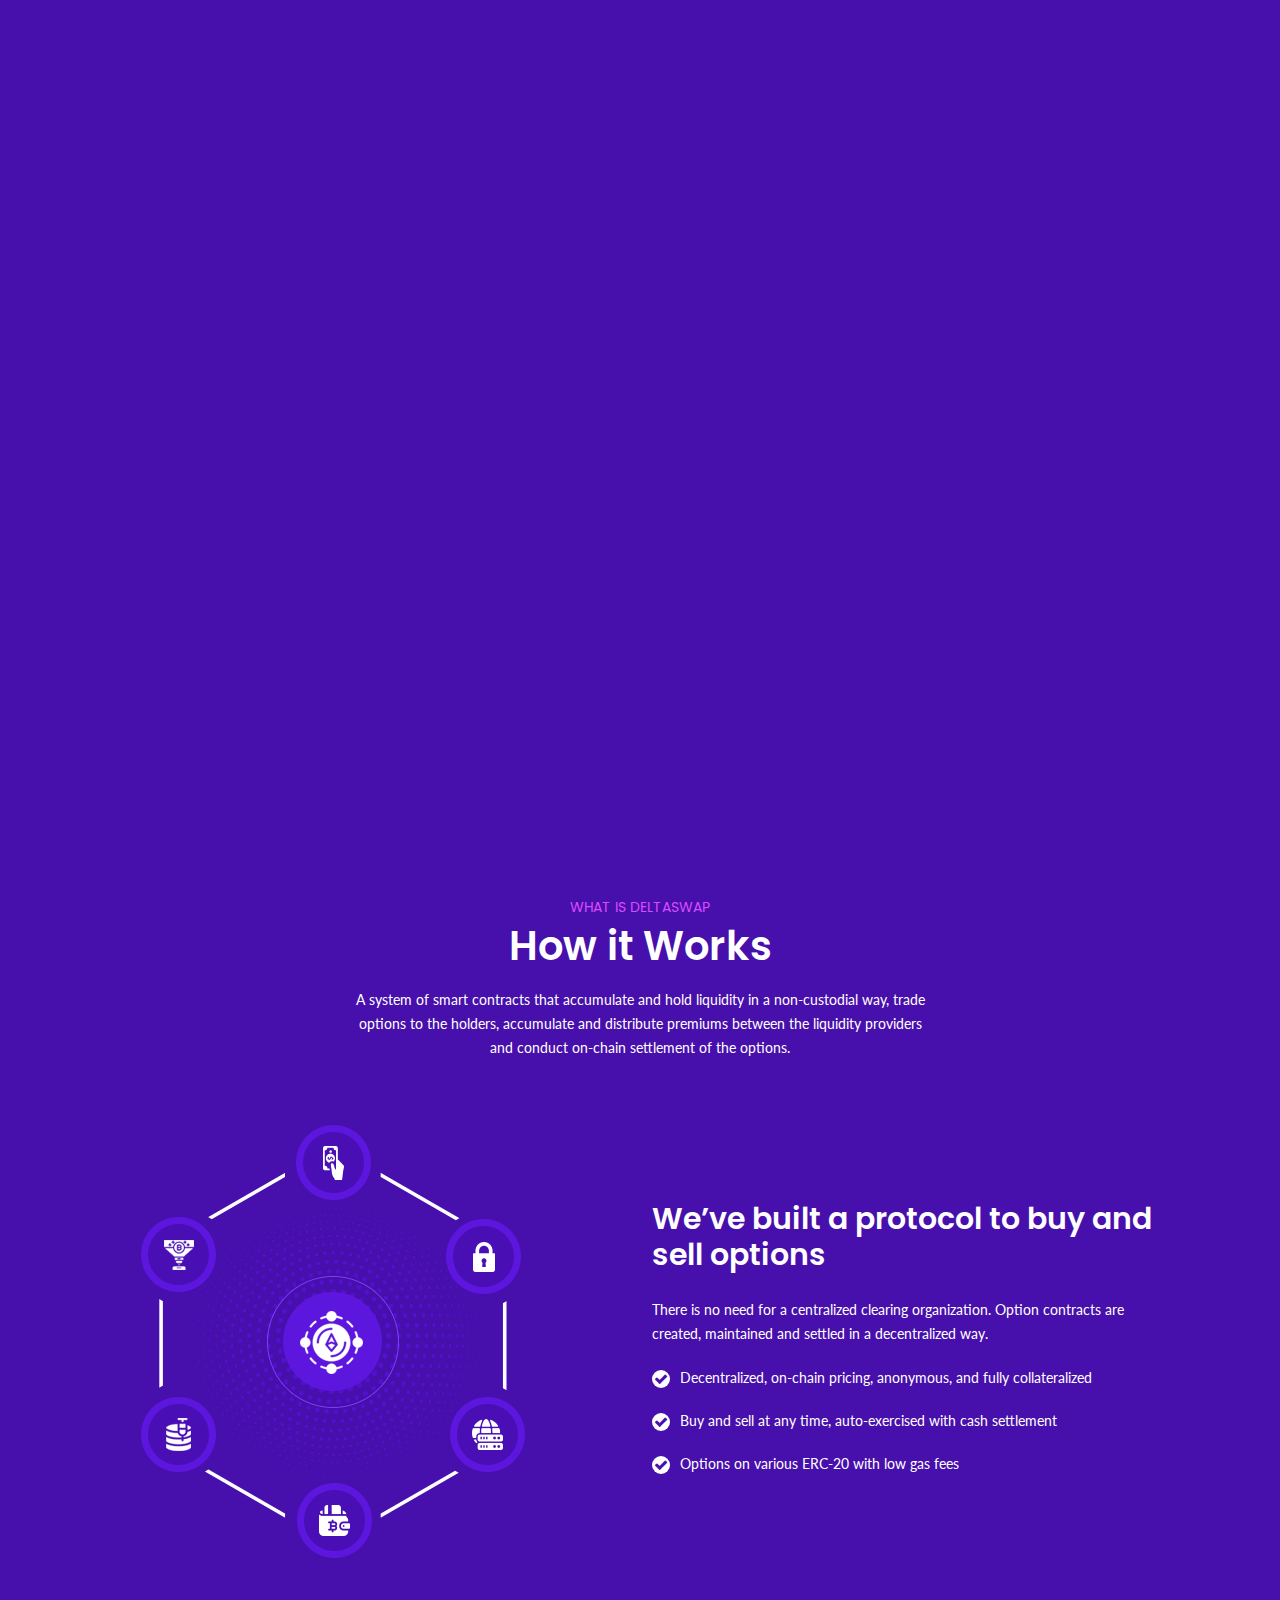
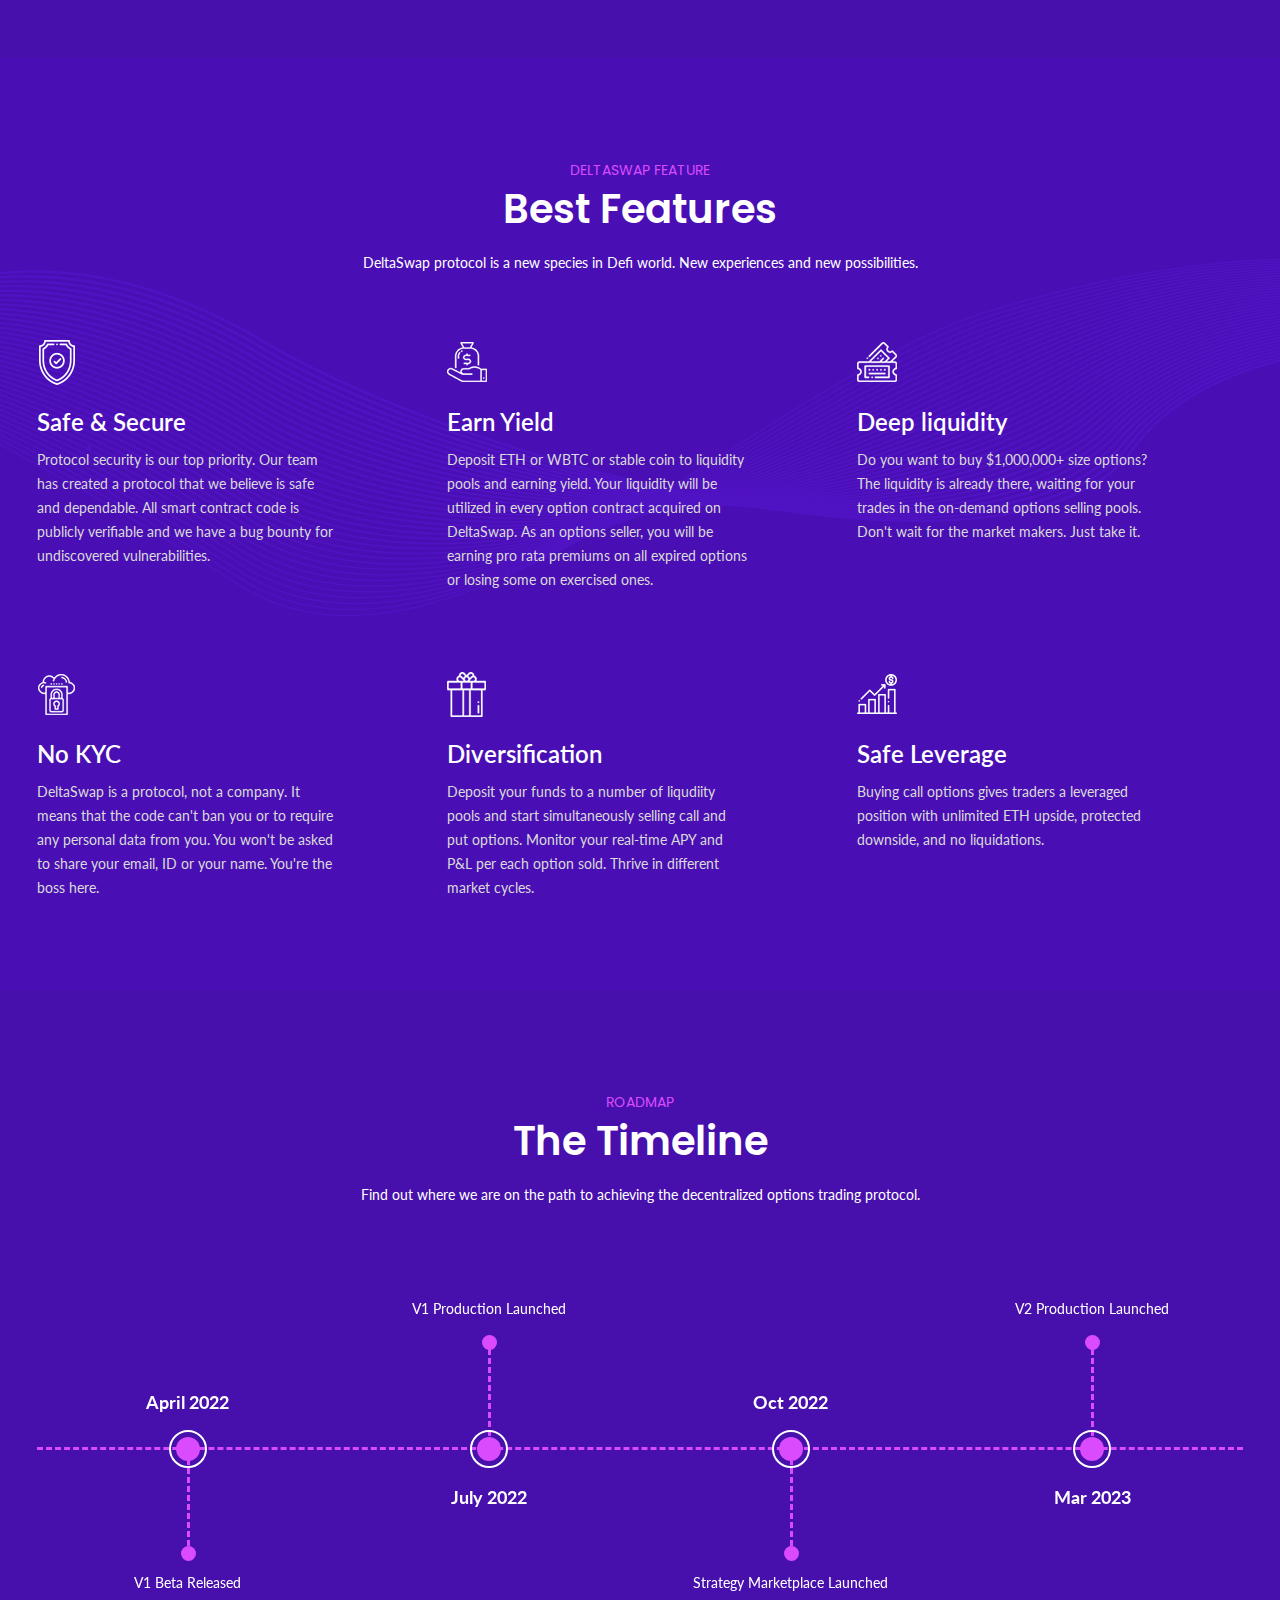
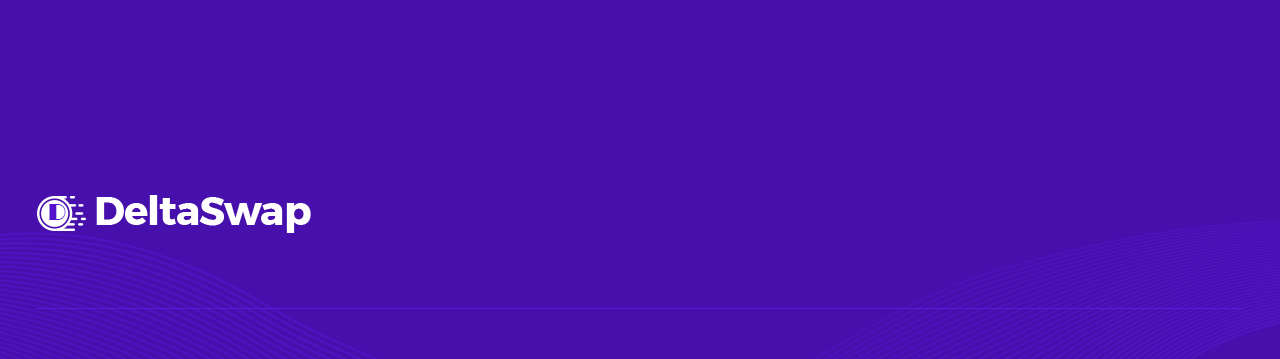
<file: index.html>
<!DOCTYPE html>
<html lang="en">
	<head>
	<!-- Basic Page Needs -->
    <meta charset="utf-8">
    <title>DeltaSwap - Decentralized Options Trading Protocol</title>

	<!-- Mobile Specific Metas -->
    <meta name="viewport" content="width=device-width, initial-scale=1, maximum-scale=1">
    <link type="image/x-icon" href="images/fav-icon.png" rel="icon">

    <!-- CSS -->
    <link rel="stylesheet" type="text/css" href="css/style.css">
    <link rel="stylesheet" type="text/css" href="css/color.css">
    <link rel="stylesheet" type="text/css" href="css/responsive.css">
	</head>
	<body>

		<!-- Start preloader -->
		<div id="preloader"></div>
		<!-- End preloader -->

		<!-- Top scroll -->
		<div class="top-scroll transition">
			<a href="#banner" class="scrollTo"><i class="fa fa-angle-up" aria-hidden="true"></i></a>
		</div>	
		<!-- Top scroll End -->

		<header class="transition">
			<div class="container">
				<div class="row flex-align">
					<div class="col-lg-4 col-md-3 col-8">
						<div class="logo">
							<a href="./"><img src="images/logo.png" class="transition" alt="DeltaSwap"></a>
						</div>
					</div>
					<div class="col-lg-8 col-md-9 col-4 text-right">
						<div class="menu-toggle">
							<span></span>
						</div>
						<div class="menu">
							<ul class="d-inline-block">
								<li><a href="./">Home</a></li>
								<li><a target="_blank" href="https://docs.deltaswap.io/">Documents</a></li>
								<li class="mega-menu">
									<span class="opener plus"></span>
									<a href="#">English</a>
									<ul class="transition">
										<li><a href="./">English</a></li>
										<li><a href="./zh/">简体中文</a></li>
									</ul>
								</li>
							</ul>
							<div class="signin d-inline-block">
								<a href="#" class="btn">App Coming Soon</a>
							</div>
						</div>
					</div>
				</div>
			</div>
		</header>

		<section class="home-banner parallax" id="banner">
			<div class="container">
				<div class="row">
					<div class="col-lg-6 col-md-6 position-u flex-align wow fadeInLeft">
						<div class="banner-contain">
							<h1 class="banner-heading">Decentralized Options Trading Protocol</h1>
							<p class="banner-des">Trade options with non-custodial liquidity pools. 0% gas fee and 0% transaction fee. In the money options will be auto-exercised. </p>
							<a href="https://docs.deltaswap.io/" target="_blank" class="btn">Learn more</a>
						</div>
					</div>
					<div class="col-lg-6 col-md-6 position-u wow fadeInRight">
						<div class="banner-img">
							<img src="images/banner-img.png" alt="banner">
						</div>
					</div>
				</div>
			</div>
		</section>

		<section class="work-part darkblue ptb-100">
			<div class="container">
				<div class="row">
					<div class="col-md-12 wow fadeInUp">
						<div class="section-heading text-center pb-65">
							<label class="sub-heading">What is DeltaSwap</label>
							<h2 class="heading-title">How it Works</h2>
							<p class="heading-des">A system of smart contracts that accumulate and hold liquidity in a non-custodial way, trade options to the holders, accumulate and distribute premiums between the liquidity providers and conduct on-chain settlement of the options.</p>
						</div>
					</div>
				</div>
				<div class="row">
					<div class="col-md-6 text-center flex-align justify-center wow fadeInLeft">
						<div class="work-box">
							<div class="work-box-bg"></div>
							<img src="images/work-process.png" class="rotation-img" alt="Work Process">
						</div>
					</div>
					<div class="col-md-6 flex-align wow fadeInRight">
						<div class="work-box">
							<h3 class="work-process-title pb-25">We’ve built a protocol to buy and sell options </h3>
							<p class="work-des pb-20">There is no need for a centralized clearing organization. Option contracts are created, maintained and settled in a decentralized way. </p>

							<ul class="check-list">
								<li><span><i class="fa fa-check" aria-hidden="true"></i></span> <p>Decentralized, on-chain pricing, anonymous, and fully collateralized </p></li>
								<li><span><i class="fa fa-check" aria-hidden="true"></i></span> <p>Buy and sell at any time, auto-exercised with cash settlement </p></li>
								<li><span><i class="fa fa-check" aria-hidden="true"></i></span> <p>Options on various ERC-20 with low gas fees </p></li>
							</ul>
						</div>
					</div>
				</div>
			</div>
		</section>

		<section class="feature-part skyblue bg-pattern pt-100 pb-10">
			<div class="container">
				<div class="row">
					<div class="col-md-12 wow fadeInUp">
						<div class="section-heading text-center pb-65">
							<label class="sub-heading">DeltaSwap Feature</label>
							<h2 class="heading-title">Best Features</h2>
							<p class="heading-des">DeltaSwap protocol is a new species in Defi world. New experiences and new possibilities. </p>
						</div>
					</div>
				</div>
				<div class="row">
					<div class="col-md-4 wow fadeInUp pb-80">
						<div class="feature-box">
							<div class="feature-icon">
								<img src="images/feature-1.png" alt="Safe & Secure">
							</div>
							<div class="feature-contain pt-25">
								<a href="#" class="feature-title">Safe & Secure</a>
								<p class="feature-des">Protocol security is our top priority. Our team has created a protocol that we believe is safe and dependable. All smart contract code is publicly verifiable and we have a bug bounty for undiscovered vulnerabilities. </p>
							</div>
						</div>
					</div>
					<div class="col-md-4 wow fadeInUp pb-80">
						<div class="feature-box">
							<div class="feature-icon">
								<a href="#"><img src="images/feature-5.png" alt="Earn Yield"></a>
							</div>
							<div class="feature-contain pt-25">
								<a href="#" class="feature-title">Earn Yield</a>
								<p class="feature-des">Deposit ETH or WBTC or stable coin to liquidity pools and earning yield. Your liquidity will be utilized in every option contract acquired on DeltaSwap. As an options seller, you will be earning pro rata premiums on all expired options or losing some on exercised ones.</p>
							</div>
						</div>
					</div>
					<div class="col-md-4 wow fadeInUp pb-80">
						<div class="feature-box">
							<div class="feature-icon">
								<a href="#"><img src="images/feature-3.png" alt="Deep Liquidity"></a>
							</div>
							<div class="feature-contain pt-25">
								<a href="#" class="feature-title">Deep liquidity</a>
								<p class="feature-des">Do you want to buy $1,000,000+ size options? The liquidity is already there, waiting for your trades in the on-demand options selling pools. Don't wait for the market makers. Just take it. </p>
							</div>
						</div>
					</div>
					<div class="col-md-4 wow fadeInUp pb-80">
						<div class="feature-box">
							<div class="feature-icon">
								<a href="#"><img src="images/feature-4.png" alt="No KYC"></a>
							</div>
							<div class="feature-contain pt-25">
								<a href="#" class="feature-title">No KYC</a>
								<p class="feature-des">DeltaSwap is a protocol, not a company. It means that the code can't ban you or to require any personal data from you. You won't be asked to share your email, ID or your name. You're the boss here.</p>
							</div>
						</div>
					</div>
					<div class="col-md-4 wow fadeInUp pb-80">
						<div class="feature-box">
							<div class="feature-icon">
								<a href="#"><img src="images/feature-2.png" alt="Diversification"></a>
							</div>
							<div class="feature-contain pt-25">
								<a href="#" class="feature-title">Diversification</a>
								<p class="feature-des">
									Deposit your funds to a number of liqudiity pools and start simultaneously selling call and put options. Monitor your real-time APY and P&L per each option sold. Thrive in different market cycles. </p>
							</div>
						</div>
					</div>
					<div class="col-md-4 wow fadeInUp pb-80">
						<div class="feature-box">
							<div class="feature-icon">
								<a href="#"><img src="images/feature-6.png" alt="Safe Leverage"></a>
							</div>
							<div class="feature-contain pt-25">
								<a href="#" class="feature-title">Safe Leverage</a>
								<p class="feature-des">Buying call options gives traders a leveraged position with unlimited ETH upside, protected downside, and no liquidations.</p>
							</div>
						</div>
					</div>
				</div>
			</div>
		</section>

		<section class="timeline darkblue ptb-100">
			<div class="container">
				<div class="row">
					<div class="col-md-12 wow fadeInUp">
						<div class="section-heading text-center pb-65">
							<label class="sub-heading">roadmap</label>
							<h2 class="heading-title">The Timeline</h2>
							<p class="heading-des">Find out where we are on the path to achieving the decentralized options trading protocol.</p>
						</div>
					</div>
				</div>
				<div class="main-roadmap">
					<div class="row">
						<div class="col-md-12">
							<div class="h-border wow fadeInLeft"></div>
						</div>
					</div>
					<div class="row">
						<div class="col-md-12">
							<div class="roadmap-slider owl-carousel">
								<div class="roadmap wow fadeInLeft">
									<div class="roadmap-box text-center">
										<div class="date-title">April 2022</div>
										<div class="map-graphic">
											<div class="small-round"><span></span></div>
											<div class="v-row"></div>
										</div>
										<div class="roadmap-detail-box">
											<p>V1 Beta Released</p>
										</div>
									</div>
								</div>
								<div class="roadmap wow fadeInLeft">
									<div class="roadmap-box text-center">
										<div class="date-title">July 2022</div>
										<div class="map-graphic">
											<div class="small-round"><span></span></div>
											<div class="v-row"></div>
										</div>
										<div class="roadmap-detail-box">
											<p>V1 Production Launched </p>
										</div>
									</div>
								</div>
								<div class="roadmap wow fadeInLeft">
									<div class="roadmap-box text-center">
										<div class="date-title">Oct 2022</div>
										<div class="map-graphic">
											<div class="small-round"><span></span></div>
											<div class="v-row"></div>
										</div>
										<div class="roadmap-detail-box">
											<p>Strategy Marketplace Launched</p>
										</div>
									</div>
								</div>
								<div class="roadmap wow fadeInLeft">
									<div class="roadmap-box text-center">
										<div class="date-title">Mar 2023</div>
										<div class="map-graphic">
											<div class="small-round"><span></span></div>
											<div class="v-row"></div>
										</div>
										<div class="roadmap-detail-box">
											<p>V2 Production Launched</p>
										</div>
									</div>
								</div>
							</div>
						</div>
					</div>
				</div>
			</div>
		</section>

		<footer class="bg-pattern darkblue ptb-100">
			<div class="container">
				<div class="footer">
					<div class="row">
						<div class="col-lg-4 col-md-6">
							<div class="footer-logo pb-25">
							<a href="./"><img src="images/logo.png" alt="Cryptcon"></a>
						</div>
							<!-- <div class="footer-icon">
								<ul>
									<li><a href="#"><i class="fa fa-facebook" aria-hidden="true"></i></a></li>
									<li><a href="#"><i class="fa fa-twitter" aria-hidden="true"></i></a></li>
									<li><a href="#"><i class="fa fa-linkedin" aria-hidden="true"></i></a></li>
									<li><a href="#"><i class="fa fa-instagram" aria-hidden="true"></i></a></li>
								</ul>
							</div> -->
						</div>
						<div class="col-lg-4 col-md-6">
							<!-- <div class="footer-link">
								<ul>
									<li><a href="#">What is ico</a></li>
									<li><a href="#">ICO Apps</a></li>
									<li><a href="#">Join Us</a></li>
									<li><a href="token-sale.html">Tokens</a></li>
									<li><a href="#">Whitepaper</a></li>
									<li><a href="contact.html">Contact</a></li>
									<li><a href="roadmap.html">Roadmap</a></li>
									<li><a href="team.html">Teams</a></li>
									<li><a href="faq.html">Faq</a></li>
								</ul>
							</div> -->
						</div>
						<div class="col-lg-4 col-md-6">
							<!-- <div class="subscribe">
								<div class="form-group">
								    <label>Subscribe to our Newsleter</label>
								    <input type="email" class="form-control" placeholder="Enter your email Address">
								    <input type="submit" name="submit" value="Subscribe" class="submit">
								</div>
							</div> -->
						</div>
					</div>
				</div>
			</div>
		</footer>
	
		<script src="js/jquery-3.4.1.min.js"></script>
		<script src="js/bootstrap.min.js"></script>
		<script src="js/owl.carousel.min.js"></script>
		<script src="js/snap.svg-min.js"></script>
		<script src="js/jquery.listtopie.min.js"></script>
		<script src="js/animation.js"></script>
		<script src="js/custom.js"></script>
		
	</body>

</html>
</file>
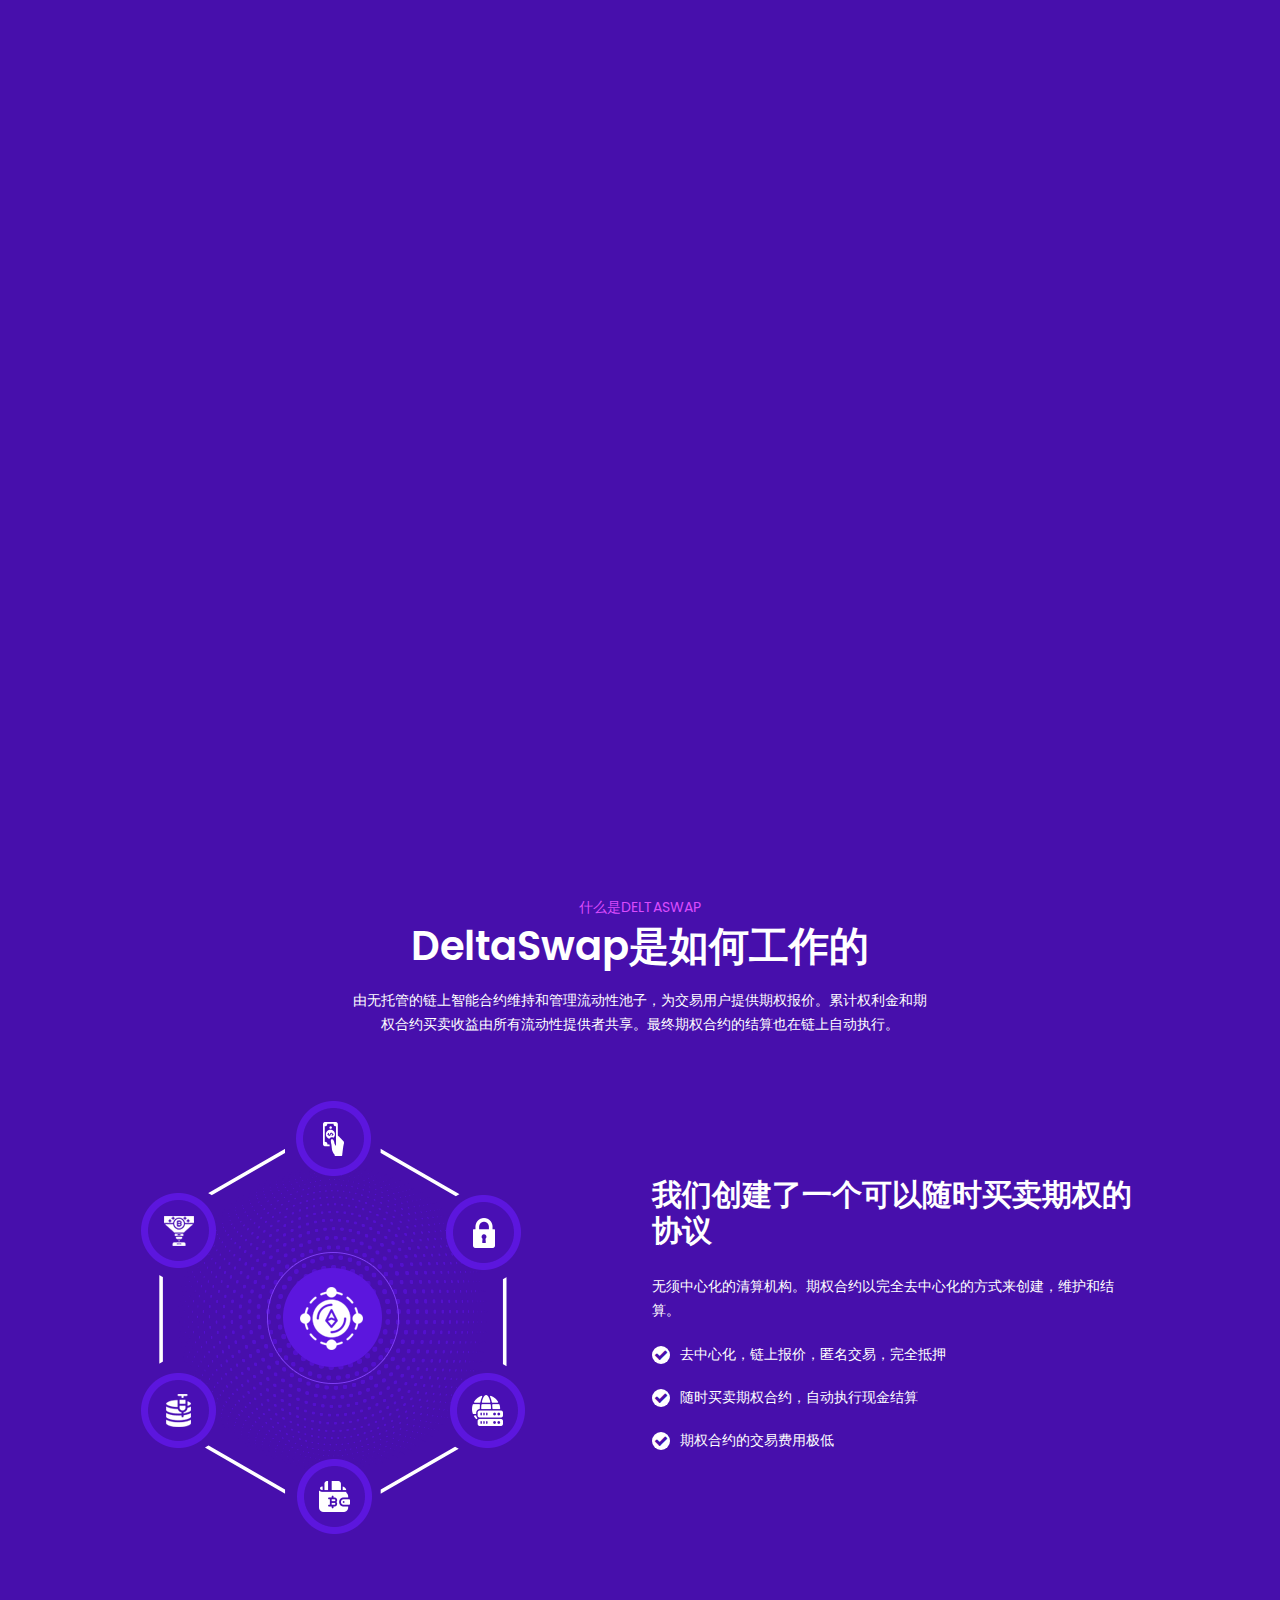
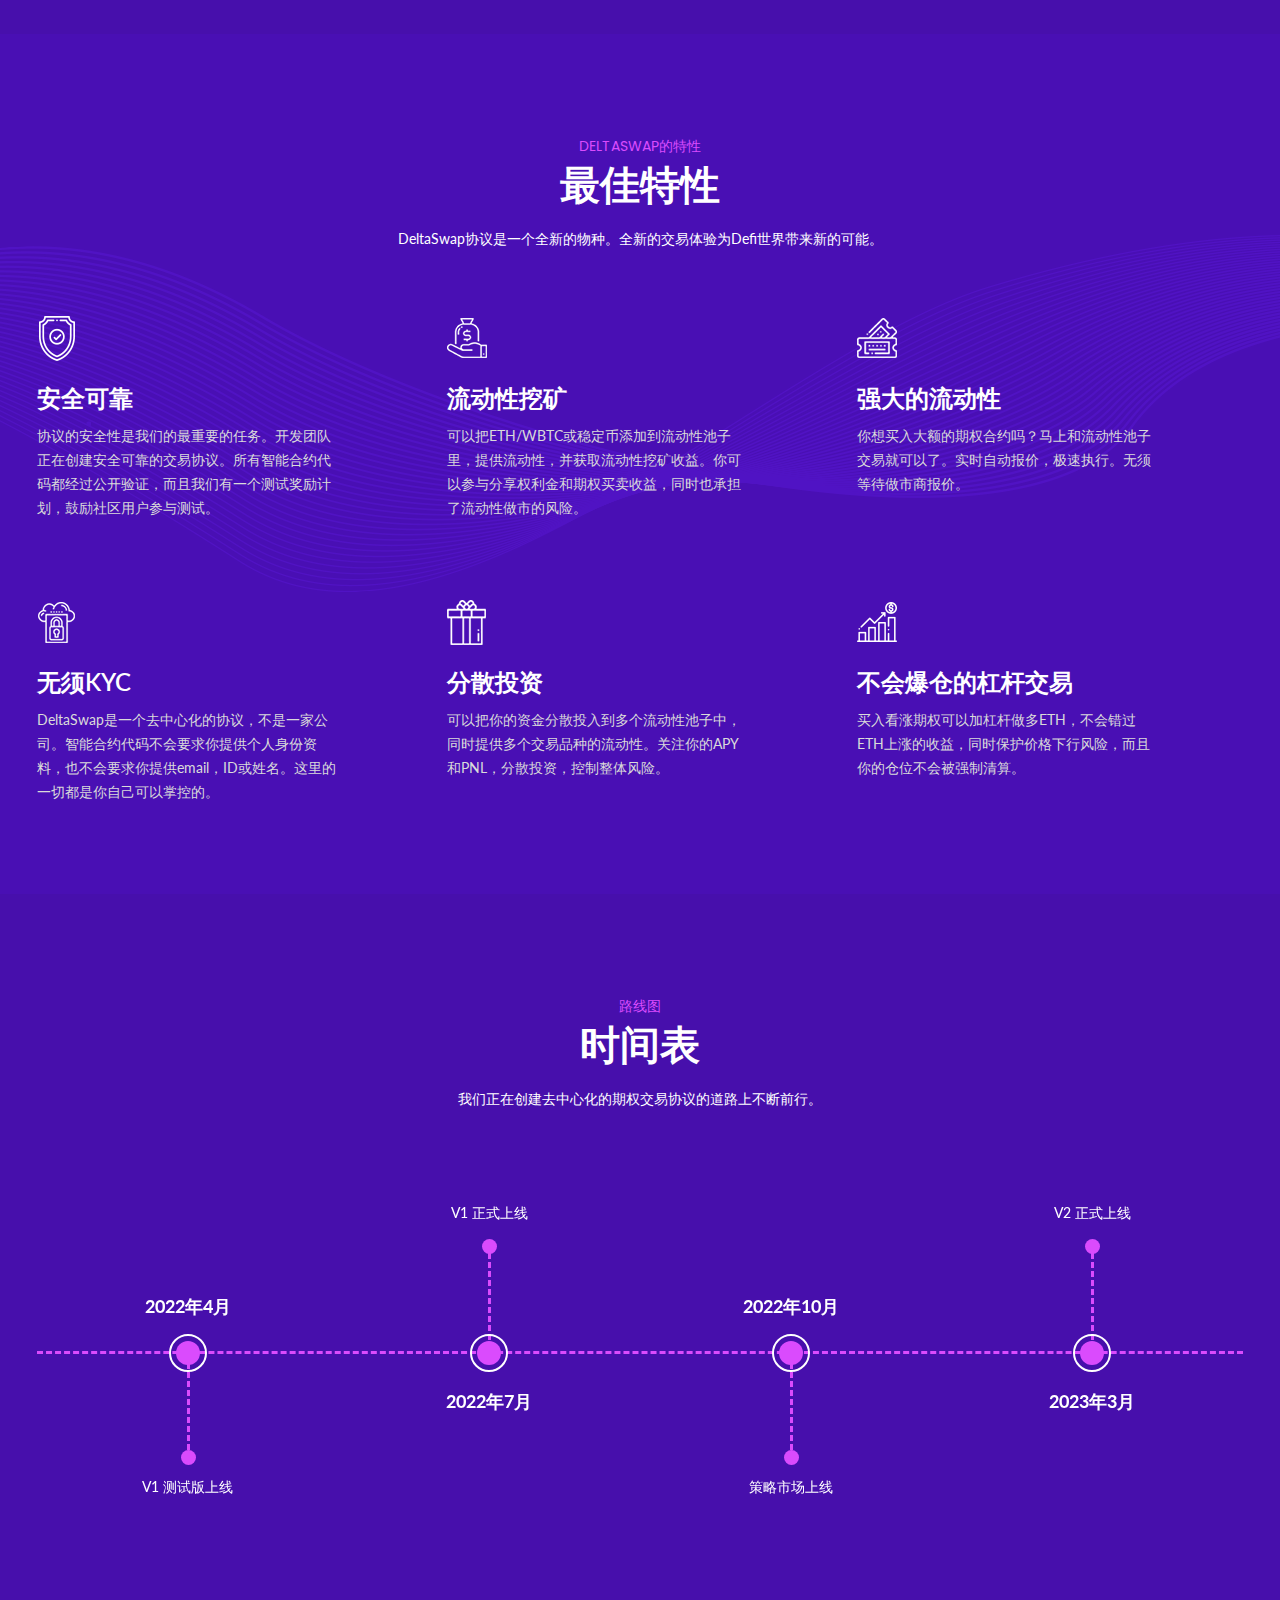
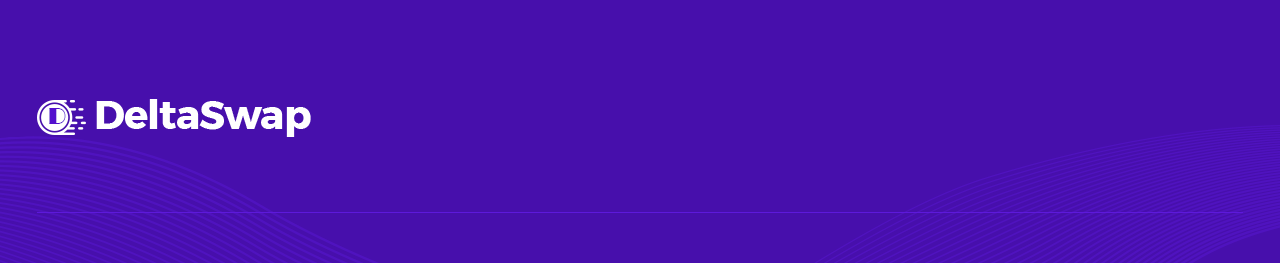
<file: zh/index.html>
<!DOCTYPE html>
<html lang="en">
	<head>
	<!-- Basic Page Needs -->
    <meta charset="utf-8">
    <title>DeltaSwap - 去中心化期权交易协议</title>

	<!-- Mobile Specific Metas -->
    <meta name="viewport" content="width=device-width, initial-scale=1, maximum-scale=1">
    <link type="image/x-icon" href="../images/fav-icon.png" rel="icon">

    <!-- CSS -->
    <link rel="stylesheet" type="text/css" href="../css/style.css">
    <link rel="stylesheet" type="text/css" href="../css/color.css">
    <link rel="stylesheet" type="text/css" href="../css/responsive.css">
	</head>
	<body>

		<!-- Start preloader -->
		<div id="preloader"></div>
		<!-- End preloader -->

		<!-- Top scroll -->
		<div class="top-scroll transition">
			<a href="#banner" class="scrollTo"><i class="fa fa-angle-up" aria-hidden="true"></i></a>
		</div>	
		<!-- Top scroll End -->

		<header class="transition">
			<div class="container">
				<div class="row flex-align">
					<div class="col-lg-4 col-md-3 col-8">
						<div class="logo">
							<a href="./"><img src="../images/logo.png" class="transition" alt="DeltaSwap"></a>
						</div>
					</div>
					<div class="col-lg-8 col-md-9 col-4 text-right">
						<div class="menu-toggle">
							<span></span>
						</div>
						<div class="menu">
							<ul class="d-inline-block">
								<li><a href="./">首页</a></li>
								<li><a target="_blank" href="https://docs.deltaswap.io/">文档</a></li>
								<li class="mega-menu">
									<span class="opener plus"></span>
									<a href="#">简体中文</a>
									<ul class="transition">
										<li><a href="../">English</a></li>
										<li><a href="./">简体中文</a></li>
									</ul>
								</li>
							</ul>
							<div class="signin d-inline-block">
								<a href="#" class="btn">App即将上线</a>
							</div>
						</div>
					</div>
				</div>
			</div>
		</header>

		<section class="home-banner parallax" id="banner">
			<div class="container">
				<div class="row">
					<div class="col-lg-6 col-md-6 position-u flex-align wow fadeInLeft">
						<div class="banner-contain">
							<h1 class="banner-heading">去中心化的期权交易协议</h1>
							<p class="banner-des">和非托管的流动性池子交易期权合约。零交易费用。价内期权到期后将自动现金结算。 </p>
							<a href="https://docs.deltaswap.io/" target="_blank" class="btn">了解更多</a>
						</div>
					</div>
					<div class="col-lg-6 col-md-6 position-u wow fadeInRight">
						<div class="banner-img">
							<img src="../images/banner-img.png" alt="banner">
						</div>
					</div>
				</div>
			</div>
		</section>

		<section class="work-part darkblue ptb-100">
			<div class="container">
				<div class="row">
					<div class="col-md-12 wow fadeInUp">
						<div class="section-heading text-center pb-65">
							<label class="sub-heading">什么是DeltaSwap</label>
							<h2 class="heading-title">DeltaSwap是如何工作的</h2>
							<p class="heading-des">由无托管的链上智能合约维持和管理流动性池子，为交易用户提供期权报价。累计权利金和期权合约买卖收益由所有流动性提供者共享。最终期权合约的结算也在链上自动执行。</p>
						</div>
					</div>
				</div>
				<div class="row">
					<div class="col-md-6 text-center flex-align justify-center wow fadeInLeft">
						<div class="work-box">
							<div class="work-box-bg"></div>
							<img src="../images/work-process.png" class="rotation-img" alt="Work Process">
						</div>
					</div>
					<div class="col-md-6 flex-align wow fadeInRight">
						<div class="work-box">
							<h3 class="work-process-title pb-25">我们创建了一个可以随时买卖期权的协议 </h3>
							<p class="work-des pb-20">无须中心化的清算机构。期权合约以完全去中心化的方式来创建，维护和结算。</p>

							<ul class="check-list">
								<li><span><i class="fa fa-check" aria-hidden="true"></i></span> <p>去中心化，链上报价，匿名交易，完全抵押</p></li>
								<li><span><i class="fa fa-check" aria-hidden="true"></i></span> <p>随时买卖期权合约，自动执行现金结算 </p></li>
								<li><span><i class="fa fa-check" aria-hidden="true"></i></span> <p>期权合约的交易费用极低 </p></li>
							</ul>
						</div>
					</div>
				</div>
			</div>
		</section>

		<section class="feature-part skyblue bg-pattern pt-100 pb-10">
			<div class="container">
				<div class="row">
					<div class="col-md-12 wow fadeInUp">
						<div class="section-heading text-center pb-65">
							<label class="sub-heading">DeltaSwap的特性</label>
							<h2 class="heading-title">最佳特性</h2>
							<p class="heading-des">DeltaSwap协议是一个全新的物种。全新的交易体验为Defi世界带来新的可能。</p>
						</div>
					</div>
				</div>
				<div class="row">
					<div class="col-md-4 wow fadeInUp pb-80">
						<div class="feature-box">
							<div class="feature-icon">
								<img src="../images/feature-1.png" alt="Safe & Secure">
							</div>
							<div class="feature-contain pt-25">
								<a href="#" class="feature-title">安全可靠</a>
								<p class="feature-des">协议的安全性是我们的最重要的任务。开发团队正在创建安全可靠的交易协议。所有智能合约代码都经过公开验证，而且我们有一个测试奖励计划，鼓励社区用户参与测试。 </p>
							</div>
						</div>
					</div>
					<div class="col-md-4 wow fadeInUp pb-80">
						<div class="feature-box">
							<div class="feature-icon">
								<a href="#"><img src="../images/feature-5.png" alt="Earn Yield"></a>
							</div>
							<div class="feature-contain pt-25">
								<a href="#" class="feature-title">流动性挖矿</a>
								<p class="feature-des">可以把ETH/WBTC或稳定币添加到流动性池子里，提供流动性，并获取流动性挖矿收益。你可以参与分享权利金和期权买卖收益，同时也承担了流动性做市的风险。</p>
							</div>
						</div>
					</div>
					<div class="col-md-4 wow fadeInUp pb-80">
						<div class="feature-box">
							<div class="feature-icon">
								<a href="#"><img src="../images/feature-3.png" alt="Deep Liquidity"></a>
							</div>
							<div class="feature-contain pt-25">
								<a href="#" class="feature-title">强大的流动性</a>
								<p class="feature-des">你想买入大额的期权合约吗？马上和流动性池子交易就可以了。实时自动报价，极速执行。无须等待做市商报价。 </p>
							</div>
						</div>
					</div>
					<div class="col-md-4 wow fadeInUp pb-80">
						<div class="feature-box">
							<div class="feature-icon">
								<a href="#"><img src="../images/feature-4.png" alt="No KYC"></a>
							</div>
							<div class="feature-contain pt-25">
								<a href="#" class="feature-title">无须KYC</a>
								<p class="feature-des">DeltaSwap是一个去中心化的协议，不是一家公司。智能合约代码不会要求你提供个人身份资料，也不会要求你提供email，ID或姓名。这里的一切都是你自己可以掌控的。</p>
							</div>
						</div>
					</div>
					<div class="col-md-4 wow fadeInUp pb-80">
						<div class="feature-box">
							<div class="feature-icon">
								<a href="#"><img src="../images/feature-2.png" alt="Diversification"></a>
							</div>
							<div class="feature-contain pt-25">
								<a href="#" class="feature-title">分散投资</a>
								<p class="feature-des">可以把你的资金分散投入到多个流动性池子中，同时提供多个交易品种的流动性。关注你的APY和PNL，分散投资，控制整体风险。</p>
							</div>
						</div>
					</div>
					<div class="col-md-4 wow fadeInUp pb-80">
						<div class="feature-box">
							<div class="feature-icon">
								<a href="#"><img src="../images/feature-6.png" alt="Safe Leverage"></a>
							</div>
							<div class="feature-contain pt-25">
								<a href="#" class="feature-title">不会爆仓的杠杆交易</a>
								<p class="feature-des">买入看涨期权可以加杠杆做多ETH，不会错过ETH上涨的收益，同时保护价格下行风险，而且你的仓位不会被强制清算。</p>
							</div>
						</div>
					</div>
				</div>
			</div>
		</section>

		<section class="timeline darkblue ptb-100">
			<div class="container">
				<div class="row">
					<div class="col-md-12 wow fadeInUp">
						<div class="section-heading text-center pb-65">
							<label class="sub-heading">路线图</label>
							<h2 class="heading-title">时间表</h2>
							<p class="heading-des">我们正在创建去中心化的期权交易协议的道路上不断前行。</p>
						</div>
					</div>
				</div>
				<div class="main-roadmap">
					<div class="row">
						<div class="col-md-12">
							<div class="h-border wow fadeInLeft"></div>
						</div>
					</div>
					<div class="row">
						<div class="col-md-12">
							<div class="roadmap-slider owl-carousel">
								<div class="roadmap wow fadeInLeft">
									<div class="roadmap-box text-center">
										<div class="date-title">2022年4月</div>
										<div class="map-graphic">
											<div class="small-round"><span></span></div>
											<div class="v-row"></div>
										</div>
										<div class="roadmap-detail-box">
											<p>V1 测试版上线</p>
										</div>
									</div>
								</div>
								<div class="roadmap wow fadeInLeft">
									<div class="roadmap-box text-center">
										<div class="date-title">2022年7月</div>
										<div class="map-graphic">
											<div class="small-round"><span></span></div>
											<div class="v-row"></div>
										</div>
										<div class="roadmap-detail-box">
											<p>V1 正式上线 </p>
										</div>
									</div>
								</div>
								<div class="roadmap wow fadeInLeft">
									<div class="roadmap-box text-center">
										<div class="date-title">2022年10月</div>
										<div class="map-graphic">
											<div class="small-round"><span></span></div>
											<div class="v-row"></div>
										</div>
										<div class="roadmap-detail-box">
											<p>策略市场上线</p>
										</div>
									</div>
								</div>
								<div class="roadmap wow fadeInLeft">
									<div class="roadmap-box text-center">
										<div class="date-title">2023年3月</div>
										<div class="map-graphic">
											<div class="small-round"><span></span></div>
											<div class="v-row"></div>
										</div>
										<div class="roadmap-detail-box">
											<p>V2 正式上线</p>
										</div>
									</div>
								</div>
							</div>
						</div>
					</div>
				</div>
			</div>
		</section>

		<footer class="bg-pattern darkblue ptb-100">
			<div class="container">
				<div class="footer">
					<div class="row">
						<div class="col-lg-4 col-md-6">
							<div class="footer-logo pb-25">
							<a href="./"><img src="../images/logo.png" alt="DeltaSwap"></a>
							</div>
						</div>
						<div class="col-lg-4 col-md-6">
						</div>
						<div class="col-lg-4 col-md-6">
						</div>
					</div>
				</div>
			</div>
		</footer>
	
		<script src="../js/jquery-3.4.1.min.js"></script>
		<script src="../js/bootstrap.min.js"></script>
		<script src="../js/owl.carousel.min.js"></script>
		<script src="../js/snap.svg-min.js"></script>
		<script src="../js/jquery.listtopie.min.js"></script>
		<script src="../js/animation.js"></script>
		<script src="../js/custom.js"></script>
		
	</body>

</html>
</file>
<file: css/color.css>
/*_______________________________________________________
// BASIC STYLE  //----------------------------
_______________________________________________________*/
/*---------- General Style ------------*/
body, html {color: #fff; background: #490fb4;}
a, a:focus { color: #fff; }
a:hover {color: #da4bfd; }
a.active {color: #da4bfd; }

.btn {color: #fff;  background: #da4bfd; border: 1px solid #da4bfd; border-color: #da4bfd;}
.btn:hover {color: #fff;}
.btn:before{background: -webkit-radial-gradient(center, ellipse, rgba(39, 3, 106, 0.5) 0%, rgba(0, 0, 0, 0) 80%); background: radial-gradient(ellipse at center, rgba(39, 3, 106, 0.5) 0%, rgba(0, 0, 0, 0) 80%);}
.owl-dot{background: #fff !important;}
.owl-dot.active {background: #da4bfd !important;}

#preloader{background: center no-repeat #470fac;}

.form-control, .form-control:focus{background: #5d19db; color: #fff;}
.form-control::-webkit-input-placeholder {color: #8d56f3;}
.form-control::-moz-placeholder {color: #8d56f3;}
.form-control:-ms-input-placeholder {color: #8d56f3;}
.form-control:-moz-placeholder {color: #8d56f3;}
.heading-title-2 span, .sub-heading {color: #da4bfd;}
.sub-page-banner{background-color: #410ca3;}
.skyblue{background-color: #490fb4;}
.darkblue{background-color: #470fac;}
.top-scroll {background: #da4bfd; color: #fff;}
.top-scroll:hover {opacity: 0.6;}
.top-scroll a{color: #fff;}

/*----- Menu -----*/
.menu ul li a:before{background: #da4bfd;}
header.fixed{background: rgb(58, 7, 152, .95);}
.opener:before, .opener:after{background: #fff;}
.menu-toggle span, .menu-toggle span:before, .menu-toggle span:after{background: #fff;}
header.fixed .menu-toggle span, header.fixed .menu-toggle span:before, header.fixed .menu-toggle span:after{background: #fff;}
.menu-toggle.active span{background: transparent;}

/*----- Home Banner -----*/
.home-banner{background-color: #490fb4;}

/*----- Work Section -----*/
ul.check-list li span{background: #fff; color: #470fac;}

/*----- Feature Section -----*/
.feature-title:hover {color: #da4bfd;}
.feature-box:hover path.hover {fill: #da4bfd;}

/*----- Timeline Section -----*/
.h-border, .v-row{border-color: #da4bfd;}
.small-round{border-color: #fff;}
.v-row:before, .small-round span{background: #da4bfd;}

/*----- Team Section -----*/
.team-img{border-color: #7d3cf4;}
.team-box:hover .team-img {border-color: #da4bfd;}

/*----- Token Sale Section -----*/
.token-graphic-detail ul li:before{background: #f85d77;}
.token-graphic-detail ul li.color-code-2:before{background: #5ad6f8;}
.token-graphic-detail ul li.color-code-3:before{background: #f8c04e;}
.token-graphic-detail ul li.color-code-4:before{background: #ac56f7;}
.token-graphic-detail ul li.color-code-5:before{background: #61f89f;}
.donut {color: #3d1f94;}

/*----- Blog Section -----*/
.blog-date li:before{background: #fff;}
.read-more{color: #da4bfd;}
.read-more:hover{color: #fff;}
.blog-img a:before{background: rgb(73 15 180 / 0.5);}

/*----- FAQ Section -----*/
.Frequently-tabs li a{color: #7a41e2;}
.Frequently-tabs li a.active{color: #fff;}
.Frequently-tabs li a:before{background: #da4bfd;}
.qus-des {color: #b690fa;}

/*----- Home Page Tow -----*/
.banner-heading-tow span{color: #da4bfd;}
.coin-counter{background: #5d19db;}
.coin-head{color: #da4bfd;}
.coins-counter-loop li:before, .coins-counter-loop li:after{background: #fff;}
.coins-counter-loop li span{background: #480eb4; color: #fff;}
.coins-progress{background: #490fb4;}
.coins-progress span {background-color: #d94afd;}

/*----- Feature tow -----*/
.feature-box-2 .frontend, .feature-box-2 .backend  {background: #5d19db;}
.feature-des {color: #dadada;}

/*----- Roadmap Section -----*/
.roadmap-part .v-row, .roadmap-part .h-border, .roadmap-des {border-color: #da4bfd;}
.roadmap-part .small-round {background: #470fac;}

/*----- team Tow Section -----*/
.team-box-2{background: #fff;}
.team-member-name a{color: #da4bfd;}
.team-member-name a:hover{color: #490fb4;}
.team-member-img {background-color: #490fb4;}
.team-member-img:after{background-color: rgba(255, 255, 255, .4);}

/*----- Blog Tow Section -----*/
.blog-part-2 .read-more:hover {color: #fff;}

/*----- FAQ tow Section -----*/
.faq-part-2 .Frequently-tabs li a, .faq-part-2 .faq-tab, .accordion-faq-title {color: #fff; background: #5d19db;}
.faq-part-2 .Frequently-tabs li a.active{background: #da4bfd;}
.faq-part-2 .qus-des{color: #fff;}
.accordion-faq-title.active, .accordion-faq-title:hover{ color: #fff;}
.accordion-faq-content{background: #5d19db;}
.accordion-faq-title:before, .accordion-faq-title:after{background: #fff;}

/*----- About Page -----*/
.sub-page-banner ul li:before{background: #fff;}
.play-icon span{border-color: #470fac; background: #fff; color: #470fac;}
.play-icon:hover span{border-color: #fff; background: #da4bfd; color: #fff;}
.work-part button.close{color: #fff;}
button.close{color: #fff;}

/*----- blog List Page -----*/
.blog-search input{border-color: #da4bfd; color: #fff;}
.blog-search-btn{background: #da4bfd; color: #fff;}
.blog-search input::-webkit-input-placeholder {color: #8d56f3;}
.blog-search input::-moz-placeholder {color: #8d56f3;}
.blog-search input:-ms-input-placeholder {color: #8d56f3;}
.blog-search input:-moz-placeholder {color: #8d56f3;}
.blog-search-btn:hover {background: #5d19db;}
.blog-category{background: #5d19db;}
.blog-category ul li:before{background: #da4bfd;}
.trending-news-date{color: #da4bfd;}
.blog-tags ul li a{background: #5d19db; color: #da4bfd;}
.blog-tags ul li a:hover{background: #da4bfd; color: #fff;}
.archives ul li{border-color: #5d19db;}
.blog-list-content ul li:before{background: #fff;}
.blog-list-pagination ul li a{background: #5d19db;}
.blog-list-pagination ul li a:hover, .blog-list-pagination ul li a.active{color: #fff; background: #da4bfd;}

/*----- blog Detail Page -----*/
.blog-detail-content ul li:before{background: #fff;}
.blog-detail-content blockquote{background: #5d19db; border-color: #da4bfd;}
.blog-detail-tag ul li a, .blog-detail-social ul li a{background: #5d19db;}
.blog-detail-tag ul li a:hover{background: #da4bfd; color: #fff;}
.blog-detail-social ul li a:hover{background: #da4bfd; color: #fff;}
.blog-detail-tag-social, .blog-comment-post-singel{border-color: #5d19db;}
.comment-date{color: #bebebe;}
.comment-reply{background: #da4bfd;}
.comment-reply:hover{color: #fff; background: #5d19db;}

/*----- Roadmap Page -----*/
.roadmap-center-line{border-color: #da4bfd;}
.roadmap-center-line:before, .roadmap-center-line:after{background: #fff;}
.roadmap-animated{background: #5d19db;}
.roadmap-main-content:before{border-color: #da4bfd;}
.roadmap-small-round{border-color: #fff; background: #490fb4;}
.roadmap-small-round:before{background: #da4bfd;}
.roadmap-main .roadmap-detail-box{background: #5d19db;}
.roadmap-main .roadmap-des{color: #fff; padding: 0;}

/*----- Token Sale Page -----*/
.information-token-head{color: #da4bfd;}
.token-sale-counter{background: #5d19db;}
.token-sale-counter .coins-counter-loop li span{background: transparent;}
.token-sale-counter .coins-counter-loop li .coin-day{color: #da4bfd;}
.token-sale-counter .coins-progress span{background: rgb(218,75,253); background: -moz-linear-gradient(left,  rgba(218,75,253,1) 0%, rgba(73,15,180,1) 100%); background: -webkit-linear-gradient(left,  rgba(218,75,253,1) 0%,rgba(73,15,180,1) 100%); background: linear-gradient(to right,  rgba(218,75,253,1) 0%,rgba(73,15,180,1) 100%); filter: progid:DXImageTransform.Microsoft.gradient( startColorstr='#da4bfd', endColorstr='#490fb4',GradientType=1 );}
.token-slide-info:before{background: #490fb4;}
.token-sale-counter .coins-progress{background: #fff;}
.distribution-title { color: #da4bfd;}

/*----- Contact Page -----*/
.contact-detail li i{background: #5d19db;}

/*----- Footer Section -----*/
.footer-icon ul li a{background: #5d19db;}
.footer-icon ul li a:hover{color: #fff;}
.footer-icon ul li a:hover{background: #da4bfd;}
.footer-link ul li a:hover{color: #da4bfd;}
.subscribe .form-control{background: #5d19db; color: #fff;}
.subscribe .submit{color: #fff; background: #da4bfd;}
.subscribe .form-control::-webkit-input-placeholder {color: #8d56f3;}
.subscribe .form-control::-moz-placeholder {color: #8d56f3;}
.subscribe .form-control:-ms-input-placeholder {color: #8d56f3;}
.subscribe .form-control:-moz-placeholder {color: #da4bfd;} 
.subscribe .submit:hover {color: #da4bfd; background: #3b0799;}
.copyright p a{color: #da4bfd;}
.copyright p a:hover {color: #fff;}
.copyright ul li:before{background: #5d19db;}
.footer{border-color: #5d19db;}

@media(min-width: 992px){
	.menu ul li:hover a{color: #da4bfd;}
	.mega-menu:hover:before{color: #da4bfd;}
	.menu ul ul li a{border-color: #491aa0 !important; color: #fff !important;}
	.menu ul ul li.mega-menu:before{color: #da4bfd;}
	.menu ul ul li:hover > a{color: #da4bfd;}
	.menu ul ul{background: rgb(58, 7, 152, .95);}
	.menu ul ul li a:before{background: #491aa0;}
}
@media(max-width: 991px){
	.menu{background: #3b0799;}
	.signin .btn{background: transparent;}
	header.fixed .menu-toggle.active span{background: transparent;}
}
</file>
<file: css/responsive.css>
@media(max-width: 1200px){
	.container{max-width: 1140px;}
}

@media(max-width: 1199px){
	.container{max-width: 960px;}
	.ptb-100 {padding-top: 80px; padding-bottom: 80px;}
	.pb-65 {padding-bottom: 50px;}
	.pb-80 {padding-bottom: 50px;}
	.pt-100 {padding-top: 80px;}
	.pb-55 {padding-bottom: 35px;}
	.pb-100 {padding-bottom: 60px;}

	/*----- Home Page -----*/
	.menu ul li{padding: 0px 20px;}
	.menu ul li a{font-size: 14px;}
	.signin {margin-left: 20px;}
	.signin .btn {padding: 9px 20px;}
	.home-banner {padding: 190px 0px 110px 0px;}

	/*----- Home Page Tow -----*/
	.coins-counter-loop li{padding: 0px 15px;}
	.coins-counter-loop li span {width: 65px; height: 65px; line-height: 65px; font-size: 30px;}
	.coins-counter-loop li:before {top: 25px;}
	.coins-counter-loop li:after {top: 37px;}
	.feature-part-2 {padding-bottom: 50px;}
	.feature-box-2 .frontend, .feature-box-2 .backend {padding: 30px;}
	.faq-part-2 .faq-tab {padding: 30px 30px;}

	/*----- Roadmap Page -----*/
	.roadmap-main-content{max-width: 347px;}
	.roadmap-content-box {margin-bottom: 100px;}

	/*----- Token Sale Page -----*/
	.token-sale-counter .coins-counter-loop li {padding: 0px 15px;}
	.token-sale-counter .coins-counter-loop li span {font-size: 40px; line-height: 40px;}
	.token-sale-counter .coins-counter-loop li:after{top: 25px;}

}
@media(min-width: 992px){
	/*----- Menu Hover -----*/
	.menu > ul > li:hover > a:before {width: 100%;}
	.menu ul li:hover.mega-menu:before{transform: rotate(180deg);}
	.menu ul li:hover > ul {top: 48px; visibility: visible; opacity: 1;}
	.menu ul li:hover > ul ul {top: 31px; visibility: hidden; opacity: 0;}
	.menu ul ul li:hover ul {top: 0px; visibility: visible; opacity: 1;}
	.menu ul ul li:hover > a {padding-left: 30px;}
	.menu ul ul li:hover > a:before{width: 5px;}
	/*----- Menu Hover End-----*/

	/*----- Mega Menu -----*/
	.menu ul ul{position: absolute; left: 6px; min-width: 250px; text-align: left; z-index: 1; top: 70px; visibility: hidden; opacity: 0; box-shadow: 0px 0px 10px 1px rgb(58, 7, 152, .95); border-radius: 5px;}
	.menu ul ul li{display: block; padding: 0;}
	.menu ul ul li a{display: block; padding: 8px 20px; border-bottom: 1px solid; text-transform: unset; font-size: 15px;}
	.menu ul ul li a:before{content: ""; position: absolute; top: 0; left: 0; width: 0px; height: 100%; transition: all 400ms ease;}
	.menu ul li:last-child a {border-bottom: 0;}
	.menu ul ul ul{left: 100%; top: 0;}
	.mega-menu:before{content: "\f107"; font-family: fontawesome; position: absolute; right: 5px; transition: all 400ms ease; font-size: 20px;}
	.menu ul ul li.mega-menu:before{top: 8px;}
	/*----- Mega Menu End-----*/
}
@media(max-width: 991px){
	.container{max-width: 720px;}
	.ptb-100 {padding-top: 60px; padding-bottom: 60px;}
	.pb-65 {padding-bottom: 35px;}
	.pt-100 {padding-top: 60px;}
	.pb-80 {padding-bottom: 30px;}
	.pr-75 {padding-right: 25px;}
	.mb-r-30{margin-bottom: 30px;}
	.justify-center-r{justify-content: center; display: flex;}
	.owl-dots {padding-top: 30px;}
	.order-r-1{order: 1;}
	.order-r-2{order: 2;}
	.heading-title {font-size: 35px; padding-bottom: 10px;}
	.heading-title-2 {font-size: 35px;}
	.sub-heading-2 {font-size: 20px;}

	/*----- Home Page -----*/
	header {padding: 20px 0px;}
	.menu {display: none; position: fixed; top: 65px; left: 0; width: 100%; height: calc(100% - 65px); box-shadow: 0px 0px 10px 1px rgb(0 0 0 / 30%);overflow-y: auto;}
	header.fixed .menu{top: 54px;height: calc(100% - 54px);}
	.menu > ul {display: block !important; text-align: left; padding-top: 10px;}
	.menu ul li{display: block; padding: 0; border-bottom: 1px solid #da4bfd;}
	.opener{display: block;}
	.menu-toggle{display: block;right: 13px;}
	.mega-menu:before{content: unset;}
	.menu ul li a{padding: 8px 15px; display: block;}
	.signin {display: block !important; text-align: left; margin: 0;}
	.signin .btn {border: 0; padding: 8px 15px; border-bottom: 1px solid #da4bfd; display: block; text-align: left; border-radius: 0; font-size: 14px;}
	.menu ul ul {padding-top: 0; padding-left: 20px; display: none; transition: unset;}
	.menu ul ul li{border: 0;}
	.menu ul ul li a{border-bottom: 0 !important;     text-transform: unset;}
	.home-banner {padding: 160px 0px 100px 0px;}
	.banner-heading {font-size: 35px;}
	.work-process-title {font-size: 25px;}
	.work-box img{max-width: 305px;display: block;margin: 0px auto;}
	.feature-part {padding-bottom: 30px;}
	.feature-contain {padding-top: 14px;}
	.feature-title {font-size: 20px;}
	.team-part {padding-bottom: 15px;}
	.team-img {width: 125px; height: 125px;}
	.team-des {width: calc(100% - 125px);}
	.token-sale .heading-des {max-width: unset;}
	.ico-apps .heading-des{max-width: 100%;}

	/*----- Home Page Tow -----*/
	.banner-heading-tow {font-size: 35px;}
	.coin-counter {border-radius: 40px; padding: 20px;}
	.coins-counter-loop li {padding: 0px 12px;}
	.coins-counter-loop li span {width: 48px; height: 48px; line-height: 48px; font-size: 24px;}
	.coins-counter-loop li .coin-day{font-size: 12px;}
	.coins-counter-loop li:before {top: 17px;}
	.coins-counter-loop li:after {top: 27px;}
	.coins-counter-loop {padding-bottom: 20px;}
	.coins-progress{margin-bottom: 30px;}
	.roadmap-des{padding: 0px 10px;}
	.ico-apps-2 .heading-des{max-width: 100%;}
	.ico-apps-2 .ico-apps-img {margin-top: 30px;}

	/*----- About Page -----*/
	.sub-page-banner {padding-top: 120px; padding-bottom: 80px;}
	.about-main .work-process-title{max-width: 100%;}
	.about-main .work-des{max-width: 100%;}

	/*----- Blog List Page -----*/
	.blog-search {margin-top: 50px;}

	/*----- Blog Detail Page -----*/
	.blog-detail-tag ul li a {padding: 8px 20px;}

	/*----- Roadmap Page -----*/
	.roadmap-main-content {max-width: 300px; padding: 10px 15px;}
	.roadmap-main-content:before{width: 45px; left: -45px;}
	.roadmap-content-box:nth-child(2n + 0) .roadmap-main-content:before {right: -45px;}
	.roadmap-small-round{width: 24px; height: 24px; left: -57px;}
	.roadmap-small-round:before{width: 13px; height: 13px;}
	.roadmap-content-box:nth-child(2n + 0) .roadmap-small-round {right: -57px;}

	/*----- Contact Page -----*/
	.contact-form .blog-comment-heading {font-size: 25px;}
	.contact-map #map {width: 100%; height: 350px;}

	/*----- Token Sale Page -----*/
	.token-sale-counter{margin-bottom: 30px;}

	/*----- Footer -----*/
	footer.bg-pattern{padding-bottom: 30px;}
	.footer {padding-bottom: 30px;}
	.subscribe {padding-top: 30px;}
	.copyright {padding-top: 30px;}
	.copyright p {text-align: center;}
	.copyright ul {text-align: center; margin-top: 20px;}
}

@media(max-width: 767px){
	.btn {padding: 6px 15px;}
	.ptb-100 {padding-top: 40px; padding-bottom: 40px;}
	.pt-100 {padding-top: 40px;}
	.pb-45 {padding-bottom: 40px;}
	.heading-title {font-size: 25px;}
	.section-heading {display: block;}
	.heading-title-2 {font-size: 30px; padding-bottom: 10px;}
	.sub-heading-2 {font-size: 18px;}

	/*----- Home Page -----*/
	.logo{max-width: 120px;}
	.home-banner {padding: 120px 0px 50px 0px;}
	.banner-contain {text-align: center; margin-bottom: 30px;}
	.banner-heading {font-size: 30px;}
	.work-process-title {font-size: 20px;}
	.work-process-title {margin-top: 30px;}
	.feature-part {padding-bottom: 10px;}
	.feature-box {max-width: 100%; text-align: center;}
	.team-part {padding-bottom: 0px;}
	.team-box {display: inline-block; width: 100%; text-align: center;}
	.team-img {margin: 0 auto; float: unset; margin-bottom: 10px;}
	.team-des {width: 100%; padding-left: 0;}
	.faq-part .nav-tab li{margin-bottom: 20px;}
	.work-box img{max-width: 90%;}

	/*----- Home Page Tow -----*/
	.home-banner-2 {padding-top: 30px; min-height: 710px;}
	.banner-tow-content {text-align: center; margin-bottom: 30px;}
	.coin-counter{float: unset;}
	.banner-heading-tow {font-size: 30px;}
	.coins-counter-loop li {padding: 0px 9px;}
	.coins-counter-loop li span {width: 45px; height: 45px; line-height: 45px; font-size: 20px;}
	.coins-counter-loop li .coin-day {font-size: 11px;}
	.coin-start {font-size: 18px; padding-bottom: 10px;}
	.coin-head {margin-bottom: 15px;}
	.coins-progress {height: 10px;}
	.about-img {margin-bottom: 15px;}
	.feature-box-2 .frontend, .feature-box-2 .backend {padding: 15px;}
	.feature-part-2 {padding-bottom: 10px;}
	.roadmap-part .main-roadmap {margin-top: 40px;}
	.token-sale-2 .token-graphic-detail {padding-left: 0;}
	.graph-logo img{max-width: 120px;}
	.faq-part-2 .Frequently-tabs li {padding: 0px 5px; margin-bottom: 10px;}
	.faq-part-2 .Frequently-tabs li a {padding: 5px 10px;}
	.Frequently-tabs{padding-bottom: 20px;}
	.faq-part-2 .faq-tab {padding: 15px 15px;}
	.accordion-faq-title {padding: 12px 42px 12px 20px; white-space: nowrap; overflow: hidden; text-overflow: ellipsis; font-size: 16px;}
	.accordion-faq-title:before {right: 27px;}
	.accordion-faq-title:after {right: 20px;}
	.accordion-faq-content{padding: 12px 20px;padding-top: 0px;}

	/*----- About Page -----*/
	.sub-page-banner {padding-top: 100px; padding-bottom: 60px;}
	.sub-banner-title {font-size: 30px;}
	.sub-page-banner ul li {font-size: 14px; padding: 0px 15px;}
	.play-icon span {width: 70px; height: 70px; line-height: 50px; border: 10px solid; font-size: 25px; padding-left: 4px;}
	.about-main .work-process-title {margin-top: 0;}

	/*----- Blog List Page -----*/
	.blog-list-title {font-size: 20px;}

	/*----- Blog Detail Page -----*/
	.blog-detail-content h2 {font-size: 22px;}
	.blog-detail-content blockquote {padding: 20px 20px;}
	.blog-detail-tag ul { display: block; padding-left: 0; margin-top: 5px;}
	.blog-detail-tag ul li a {padding: 8px 18px;}
	.blog-detail-social {text-align: left !important; margin-top: 20px;}
	.blog-comment-box li {display: inline-block;}
	.comment-user {width: 50px;}
	.blog-comment-content {width: calc(100% - 50px);}
	.blog-detail-tag-social {padding-bottom: 20px; margin-bottom: 20px;}
	.blog-comment-post-singel {padding-bottom: 0px; margin-bottom: 20px;}
	.blog-comment-post-singel .blog-comment-box li{margin-bottom: 20px;}
	.blog-comment-heading {font-size: 20px;}
	.commenter {font-size: 16px;}
	.comment-reply {position: unset; margin-top: 10px;}

	/*----- Roadmap Page -----*/
	.roadmap-main-graph{display: none;}
	.roadmap-main .main-roadmap{display: block;}

	/*----- Contact Page -----*/
	.contact-form .blog-comment-heading{padding-top: 30px;}

	/*----- Token Sale Page -----*/
	.distribution-title{padding-bottom: 20px;}
	.token-distribut {padding-bottom: 40px;}
	.col-md-6:last-child .token-distribut{padding-bottom: 0;}
	.token-sale-counter{padding: 15px;}

	/*----- Footer -----*/
	.footer-icon {margin-bottom: 30px;}
	.footer-link {margin-bottom: 20px;}
	.subscribe {padding-top: 0;}
	.footer-link ul li {width: 50%;}

}

@media(max-width: 480px){
	/*----- Token Sale Page -----*/
	.token-sale-counter .coins-counter-loop li {padding: 0px 6px;}
	.token-sale-counter .coins-counter-loop li span {font-size: 20px; line-height: 20px;}
	.token-sale-counter .coins-counter-loop li .coin-day {font-size: 14px; padding-top: 3px;}
	.information-token li{margin: 15px 0px; text-align: center;}
	.information-token li label{width: 100%;}
	.information-token li span {float: unset; width: 100%;}

}

@media(max-width: 374px){
	/*----- Home Page -----*/
	.listtopie-svg {width: 280px; height: 280px;}
	.token-graph-right{height: 300px;}
	.listtopie-initialized {display: flex; justify-content: center;
}
</file>
<file: css/style.css>
@import url('../css/font-awesome.min.css');
@import url('../css/bootstrap.min.css');
@import url('../css/owl.carousel.css');
@import url('../css/jquery.listtopie.css');
@import url('../css/animations.css');

/* 
* Google Fonts

* BASIC STYLE
  - General Style    
  - Headings Style    
  - Button Style    
  - Form Style   

* HEADER

* CONTANT
  - Banner Section
  - Work Section
  - Feature Section
  - Timeline Section
  - Team Section
  - Token Sale Section
  - Blog Section
  - Ico Apps
  - FAQ Section
  - Home Tow Page
  - About Page
  - Blog List Page
  - Blog Detail Page
  - Team Page
  - Feature Page
  - Roadmap Page
  - Contact Page
  - Token Sale Page

* FOOTER
*/

@import url('https://fonts.googleapis.com/css2?family=Lato:wght@300;400;700&family=Poppins:wght@300;400;500;600;700&display=swap');

/*_______________________________________________________
// BASIC STYLE  //----------------------------
_______________________________________________________*/

/*---------- General Style ------------*/
*{box-sizing: border-box;}
body, html {height: 100%; margin: 0; padding: 0;}
body{overflow-x: hidden;line-height: 24px; font-size: 14px; font-family: 'Lato', sans-serif; font-weight: 400; letter-spacing: 0px;}
img {height: auto; max-width: 100%;}
a, a:focus, button:focus {outline: none !important;  text-decoration: none; box-shadow: unset !important;}
a:hover { text-decoration: none;}
ul, li, label, span {list-style: none; padding: 0; margin: 0;}
p{padding: 0; margin: 0;}
input:focus {outline: unset; box-shadow: 0px 0px 10px 1px rgb(0, 0, 0, 0.5);}
.transition, .btn, .form-control, a, input, button{transition: all 0.4s ease 0s; -moz-transition: all 0.4s ease 0s; -webkit-transition: all 0.4s ease 0s; -o-transition: all 0.4s ease 0s;}
.container{max-width: 1230px;}
.position-u{position: unset;}
.position-r{position: relative;}
.flex-align{display: flex; align-items: center;}
.flex-bottom{display: flex; align-items: flex-end;}
.justify-center{justify-content: center; display: flex;}
.sub-heading {text-transform: uppercase; font-family: 'Poppins', sans-serif; padding-bottom: 3px;}
.heading-title {font-size: 40px; font-weight: 600; padding-bottom: 18px;}
.heading-des {max-width: 580px; margin: 0 auto;}
.heading-title-2 {font-size: 45px; font-weight: 600;}
.sub-heading-2 {font-size: 30px; font-weight: 600;}
.z-index-2{z-index: 2;}
.white-space{white-space: nowrap;}
.clear{clear: both;}
.text-right{text-align: right;}
.top-scroll {position: fixed; visibility: hidden; border-radius: 5px; z-index: 999; opacity: 0; bottom: 15px; right: 15px; width: 35px; height: 35px; text-align: center; line-height: 32px; font-size: 26px;}
.top-scroll.fixed{visibility: visible; opacity: 1;}

.ptb-100{padding-top: 100px; padding-bottom: 100px;}

.pt-10{padding-top: 10px;}
.pt-15{padding-top: 15px;}
.pt-25{padding-top: 25px;}
.pt-100{padding-top: 100px;}
.pb-100{padding-bottom: 100px;}

.pr-75{padding-right: 75px;}

.pb-10{padding-bottom: 10px;}
.pb-15{padding-bottom: 15px;}
.pb-20{padding-bottom: 20px;}
.pb-25{padding-bottom: 25px;}
.pb-40{padding-bottom: 40px;}
.pb-45{padding-bottom: 45px;}
.pb-55{padding-bottom: 55px;}
.pb-65{padding-bottom: 65px;}
.pb-80{padding-bottom: 80px;}
.pb-100{padding-bottom: 100px;}

.mb-15{margin-bottom: 15px;}
.mb-20{margin-bottom: 20px;}
.mb-30{margin-bottom: 30px;}
.mb-45{margin-bottom: 45px;}

/* - Headings Style   //---------------- */
h1, h2, h3, h4, h5, h6 {margin: 0; padding: 0; font-family: 'Poppins', sans-serif; font-weight: 700}

/*----- Button Style -----*/
.btn { font-family: 'Poppins', sans-serif; font-weight: 600; text-transform: uppercase; letter-spacing: 1px; border: 1px solid; padding: 14px 22px; border-radius: 5px; position: relative; -webkit-transform: translateY(0px); transform: translateY(0px);}
.btn:hover{-webkit-transform: translateY(-5px); transform: translateY(-5px);}
.btn:before { content: ""; pointer-events: none; position: absolute; z-index: -1; top: 100%; left: 5%; height: 10px; width: 90%; opacity: 0; -webkit-transition-property: transform, opacity; transition-property: transform, opacity; transition: all 400ms ease;}
.btn.btn-2 {border-radius: 50px;}
.btn:hover:before {opacity: 1; -webkit-transform: translateY(5px); transform: translateY(5px);}
.owl-dots {padding-top: 50px; text-align: center;}
.owl-dot {width: 12px; height: 12px; margin: 0px 5px; border-radius: 100%;}

/*----- Form Style -----*/
.form-group {margin-bottom: 20px;}
.form-control { border-radius: 5px; border: 0; height: unset; padding: 13px 30px;}
textarea.form-control {min-height: 170px;}
.form-control:focus{ outline: none; box-shadow: 0px 0px 10px 1px rgb(58, 7, 152, .95);}

/* preloader */
#preloader {position: fixed; left: 0px; top: 0px; width: 100%; height: 100%; z-index: 9999; background-size: 80px;}

/*----- Header -----*/
header {padding: 40px 0px; position: fixed; width: 100%; top: 0; left: 0; z-index: 999;}
header .container{position: relative;}
.logo img:hover {opacity: 0.5;}
.menu {display: flex; align-items: center; justify-content: flex-end;}
.menu ul li{display: inline-block; padding: 0px 26px; position: relative;}    
.menu ul li a{font-weight: 700; text-transform: uppercase; font-size: 16px; position: relative; padding: 10px 0px 30px 0px;}
.signin {margin-left: 30px;}
.signin .btn{padding: 9px 30px;}
.menu > ul > li > a:before { content: ""; position: absolute; bottom: 20px; left: 0; width: 0; height: 2px; transition: all 400ms ease;}
.opener{display: none; position: absolute; top: 20px; right: 15px; width: 18px; height: 18px; transform: translateY(-50%); z-index: 1;}
.opener:before{content: ""; position: absolute; top: 50%; right: 1px; width: 16px; height: 2px; transform: translateY(-50%);}
.opener:after{content: ""; position: absolute; top: 50%; right: 8px; width: 2px; height: 16px; transform: translateY(-50%); transition: all 400ms ease;}
.menu-toggle{display: none; width: 26px; height: 18px; position: absolute; top: 50%; right: 0; transform: translateY(-50%);}
.menu-toggle span, .menu-toggle span:before, .menu-toggle span:after{position: absolute; left: 50%; width: 100%; height: 2px; content: ""; transition: all 400ms ease;}
.menu-toggle span{top: 50%; transform: translate(-50%, -50%);}
.menu-toggle span:before{top: -8px; transform: translate(-50%);}
.menu-toggle span:after{top: 8px; transform: translate(-50%);}
.menu-toggle.active span:before{top: 0px; transform: translate(-50%) rotate(-45deg)}
.menu-toggle.active span:after{top: 0px; transform: translate(-50%) rotate(45deg);}
.opener.active:after {transform: rotate(90deg); top: 1px;}

/*----- Sticky Header -----*/
header.fixed {padding: 15px 0px;}
/*----- Sticky Header End -----*/
/*----- Header End -----*/

/*_______________________________________________________
// Home Page Style  //----------------------------
_______________________________________________________*/
/*----- Home Banner -----*/
.home-banner {padding: 220px 0px 140px 0px; overflow: hidden; background: url(../images/banner-bg.svg) no-repeat center / cover; background-attachment: fixed;}
.banner-heading {font-size: 50px; padding-bottom: 10px;}
.banner-des {font-size: 16px; margin-bottom: 30px;}
.banner-img {animation: MoveUpDown 2s linear infinite;text-align: center;}
@keyframes MoveUpDown{0%{position: relative; top:0;}50%{position: relative; top:10px;} 100%{position: relative; top:0;}}
/*----- Home Banner End -----*/

/*----- Work Section -----*/
.work-part {overflow: hidden;}
.work-process-title {font-size: 30px; max-width: 500px; font-weight: 600;}
.work-des {max-width: 480px;}
.work-box{position: relative;}
ul.check-list {max-width: 500px;}
ul.check-list li{padding-bottom: 12px; display: inline-block; width: 100%;}
ul.check-list li:last-child{padding-bottom: 0;}
ul.check-list li span{width: 18px; height: 18px; line-height: 18px; border-radius: 100%; display: block; text-align: center; float: left; position: relative; top: 4px;}
ul.check-list li p{padding-left: 10px; width: calc(100% - 18px); float: left;}
.work-box-bg{background: url(../images/work-petern.png); background-position: center; background-repeat: no-repeat; position: absolute; top: 0; left: 0; width: 100%; height: 100%; animation: ripple 5s infinite; transition: all 400ms ease;}
.work-box img{position: relative;}
.rotation-img{-webkit-animation: rotation 15s infinite linear;}
@keyframes ripple{0%{transform: scale(0.8);}50%{transform: scale(1.2);}100%{transform: scale(0.8);}}
@-webkit-keyframes rotation {from {-webkit-transform: rotate(0deg);} to {-webkit-transform: rotate(359deg);}}
/*----- Work Section End -----*/

/*----- Feature Section -----*/
.bg-pattern{background: url(../images/wave.png); background-position: center 200px; background-repeat: no-repeat;}
.feature-box {max-width: 300px;}
.feature-icon img{transition: all 400ms ease;}
.feature-box:hover .feature-icon img {opacity: 0.5;}
.feature-title {font-size: 24px; font-weight: 600;}
.feature-des{padding-top: 10px;}
/*----- Feature Section End -----*/

/*----- Timeline Section -----*/
.main-roadmap{overflow: hidden;}
.main-roadmap .owl-carousel .owl-stage-outer {overflow: unset;}
.h-border {border-bottom: 3px dashed; margin-top: 175px;}
.date-title { font-size: 18px; font-weight: 700; position: absolute; top: -60px; width: 100%; left: 0;}
.small-round {width: 38px; height: 38px; border: 2px solid; border-radius: 100%; position: absolute; top: -20px; left: 50%; transform: translate(-50%); z-index: 1;}
.small-round span {width: 24px; height: 24px; border-radius: 100%; position: absolute; left: 50%; top: 50%; transform: translate(-50%, -50%); z-index: 1;}
.v-row {border-left: 3px dashed; height: 96px; position: relative; left: 50%; margin-left: -1px;}
.v-row:before {content: ""; width: 15px; height: 15px; border-radius: 100%; position: absolute; bottom: -15px; left: -9px;}
.roadmap-detail-box {max-width: 250px; margin: 0 auto; padding-top: 25px; width: 100%;}
.roadmap-slider .owl-item:nth-child(2n+0) .date-title{top: 35px;}
.roadmap-slider .owl-item:nth-child(2n+0) .v-row{top: -110px; position: absolute;}
.roadmap-slider .owl-item:nth-child(2n+0) .v-row:before{top: -5px;}
.roadmap-slider .owl-item:nth-child(2n+0) .roadmap-detail-box{position: absolute; bottom: 130px; left: 50%; transform: translate(-50%);;}
/*----- Timeline Section End -----*/

/*----- Team Section -----*/
.team-part {overflow: hidden;}
.team-img {width: 156px; height: 156px; border-radius: 100%; overflow: hidden; border: 5px solid; float: left; transition: all 400ms ease;}
.team-des {width: calc(100% - 156px); float: left; padding-left: 20px;}
.member-name {font-size: 20px; padding-bottom: 5px;}
.team-box ul li {display: inline-block; padding: 0px 15px;}
.team-box ul li:first-child{padding-left: 0;}
.team-box ul li:last-child{padding-right: 0;}
.team-part{overflow: hidden;}
/*----- Team Section End -----*/

/*----- Token Sale Section -----*/
.token-sale{background: url(../images/tokensale.svg) no-repeat; background-attachment: fixed;}
.token-graphic-detail ul li{position: relative; padding: 5px 0px; padding-left: 40px;}
.token-graphic-detail ul li:before{content: ""; position: absolute; top: 4px; left: 0; width: 27px; height: 27px; border-radius: 100%}
.token-graph {max-width: 400px; position: relative; margin: 0 auto;}
.token-graph-right {width: 400px; height: 400px; float: right;}
.graph-logo {position: absolute; left: 50%; top: 50%; transform: translate(-50%, -50%);}
/*----- Token Sale Section End -----*/

/*----- Blog Section -----*/
.blog-img{border-radius: 5px; overflow: hidden; margin-bottom: 15px; position: relative;}
.blog-img a:before {content: ""; position: absolute; top: 0; left: 0; width: 100%; height: 100%; transition: all 400ms ease; z-index: 1; opacity: 0;}
.blog-box:hover .blog-img a:before{opacity: 1;}
.blog-img img{transition: all 400ms ease;}
.blog-box:hover .blog-img img{transform: scale(1.1);}
.blog-title{font-size: 18px; font-weight: 700;}
.blog-date{padding-top: 3px; padding-bottom: 5px;}
.blog-date li{display: inline-block; padding: 0px 15px; position: relative;}
.blog-date li:first-child {padding-left: 0;}
.blog-date li:before{content: ""; position: absolute; top: 8px; right: 0; width: 2px; height: 10px;}
.blog-date li:last-child:before{width: 0;}
.blog-des{padding-bottom: 8px;}
.blog-des-box p{padding-bottom: 8px;}
.read-more{text-decoration: underline;}
.read-more:hover{text-decoration: underline;}
/*----- Blog Section End -----*/

/*----- Ico Apps Section -----*/
.ico-apps{background: url(../images/ico-apps-bg.svg) no-repeat; background-attachment: fixed; overflow: hidden;}
/*----- Ico Apps Section End -----*/

/*----- FAQ Section -----*/
.faq-part {padding-bottom: 30px;}
.Frequently-tabs{display: block; text-align: center; border: 0;}
.Frequently-tabs li{padding: 0px 20px; display: inline-block;}
.Frequently-tabs li:first-child{padding-left: 0;}
.Frequently-tabs li:last-child{padding-right: 0;}
.Frequently-tabs li a{font-size: 16px; text-transform: uppercase; position: relative; display: block;}
.Frequently-tabs li a:before{content: ""; position: absolute; bottom: -10px; left: 50%; transform: translate(-50%); width: 0; height: 2px; transition: all 400ms ease;}
.Frequently-tabs li a.active:before{width: 80%;}
.faq-tab {max-width: 540px;}
.tab-panel{display: none;}
.tab-panel.active{display: block;}
.qus-title {font-size: 20px; font-family: 'Lato', sans-serif; font-weight: 700;}
/*----- FAQ Section End -----*/

/*_______________________________________________________
// Home Page Tow Style  //----------------------------
_______________________________________________________*/
/*----- Home Banner -----*/
.home-banner-2{overflow: hidden;}
#particle-canvas {width: 100%; height: 100%;}
#particle-canvas canvas{position: absolute !important; width: 100% !important; height: 100% !important; top: 0px; left: 0;     z-index: 0 !important; opacity: .5;}
.home-banner-2 {padding-top: 84px;}
.banner-heading-tow{font-size: 45px; text-transform: uppercase; margin-bottom: 15px;}
.home-banner-2 .banner-des{margin-bottom: 0;}
.coin-counter{border-radius: 40px; padding: 40px; text-align: center; max-width: 492px; float: right;}
.coin-start{font-size: 20px; font-family: 'Poppins', sans-serif; padding-bottom: 20px;}
.coin-head{font-size: 20px; font-weight: 600; margin-bottom: 25px;}
.coins-counter-loop{padding-bottom: 35px;}
.coins-counter-loop li{display: inline-block; padding: 0px 17px; position: relative;}
.coins-counter-loop li:first-child{padding-left: 0;}
.coins-counter-loop li:last-child{padding-right: 0;}
.coins-counter-loop li:before, .coins-counter-loop li:after{content: ""; position: absolute; right: -4px; width: 5px; height: 5px;}
.coins-counter-loop li:before{top: 29px;}
.coins-counter-loop li:after{top: 41px;}
.coins-counter-loop li:last-child:before, .coins-counter-loop li:last-child:after {content: unset;}
.coins-counter-loop li span{width: 75px; height: 75px; line-height: 75px; font-size: 35px; font-weight: 700; font-family: 'Poppins', sans-serif; display: block; border-radius: 5px;}
.coins-counter-loop li .coin-day{font-family: 'Poppins', sans-serif; text-transform: uppercase; padding-top: 8px; display: block;}
.coin-slide-text {text-align: left; font-weight: 700; padding-bottom: 10px;}
.coin-max {float: right;}
.coins-progress {width: 100%; height: 18px; border-radius: 20px; overflow: hidden; position: relative; margin-bottom: 50px;}
.coins-progress span {height: 100%; display: block; width: 0; position: absolute; font-size: 0; border-radius: 50px;}
/*----- Home Banner End -----*/

/*----- About Section -----*/
.about-part{overflow: hidden;}
/*----- About Section End -----*/

/*----- Feature tow -----*/
.feature-part-2 {padding-bottom: 70px;}
.feature-box-2{position: relative;     height: 100%;}
.feature-box-2 .frontend, .feature-box-2 .backend {padding: 40px;     height: 100%;}
.feature-box-2 .frontend {-webkit-transform: rotateY(0deg); -moz-transform: rotateY(0deg); -o-transform: rotateY(0deg); transform: rotateY(0deg);}
.feature-icon-2 {width: 40px; float: left;}
.feature-content {width: calc(100% - 40px); float: left; padding-left: 20px;}
.feature-title-2 {font-size: 24px; font-weight: 600;}
.feature-part-2 .backend { position: absolute; top: 0; left: 0; width: 100%; height: 100%; -webkit-transform: rotateY(180deg); -moz-transform: rotateY(180deg); -o-transform: rotateY(180deg); transform: rotateY(180deg);}
.feature-box-2 .frontend, .feature-box-2 .backend { z-index: 1; border-radius: inherit; -webkit-transform-style: preserve-3d; -moz-transform-style: preserve-3d; -o-transform-style: preserve-3d; transform-style: preserve-3d; -webkit-backface-visibility: hidden; -moz-backface-visibility: hidden; -o-backface-visibility: hidden; -ms-backface-visibility: hidden; backface-visibility: hidden; -webkit-perspective: inherit; perspective: inherit; -webkit-transition: transform 0.8s cubic-bezier(0.5,0.2,0.2,0.8); -moz-transition: transform 0.8s cubic-bezier(0.5,0.2,0.2,0.8); transition: transform 0.8s cubic-bezier(0.5,0.2,0.2,0.8);}
.feature-box-2:hover .backend{-webkit-transform: rotateY(0); -moz-transform: rotateY(0); -o-transform: rotateY(0); transform: rotateY(0); -webkit-transform-style: preserve-3d; -moz-transform-style: preserve-3d; -o-transform-style: preserve-3d; transform-style: preserve-3d; -webkit-transition: transform 1.5s cubic-bezier(0.3,1,0.6,1); -moz-transition: transform 1.5s cubic-bezier(0.3,1,0.6,1); transition: transform 1.5s cubic-bezier(0.3,1,0.6,1);}
.feature-box-2:hover .frontend { -webkit-transform: rotateY(-180deg); -moz-transform: rotateY(-180deg); -o-transform: rotateY(-180deg); transform: rotateY(-180deg); -webkit-transform-style: preserve-3d; -moz-transform-style: preserve-3d; -o-transform-style: preserve-3d; transform-style: preserve-3d; -webkit-transition: transform 1.5s cubic-bezier(0.3,1,0.6,1); -moz-transition: transform 1.5s cubic-bezier(0.3,1,0.6,1); transition: transform 1.5s cubic-bezier(0.3,1,0.6,1);}
.feature-main{overflow: hidden;}
/*----- Feature tow End -----*/

/*----- Roadmap Section -----*/
.roadmap-part .heading-des{max-width: 740px;}
.roadmap-part .main-roadmap {margin-top: 80px;}
.roadmap-part .date-title {position: unset; font-size: 16px; text-transform: uppercase; padding-bottom: 5px;}
.roadmap-part .v-row:before{content: unset;}
.roadmap-part .small-round {width: 20px; height: 20px; top: -11px;}
.roadmap-part .small-round span {width: 8px; height: 8px;}
.roadmap-part .v-row {border-left: 1px solid; height: 50px; top: 22px;}
.roadmap-part .h-border {border-bottom: 2px solid; margin-top: 20px;}
.roadmap-part .roadmap-slider .owl-item:nth-child(2n+0) .roadmap-detail-box{position: unset; transform: unset;}
.roadmap-part .roadmap-slider .owl-item:nth-child(2n+0) .v-row{position: relative; top: 22px;}
/*----- Roadmap Section End -----*/

/*----- Team tow Section -----*/
.team-slide-box {padding: 0px 15px;}
.team-box-2 {border-radius: 5px; overflow: hidden;}
.team-member-name {text-align: center; padding: 25px 10px;}
.team-member-name a {font-size: 20px; font-weight: 700;}
.team-member-img {position: relative; overflow: hidden;}
.team-member-img img {transition: all .35s; -webkit-transition: all .35s; }
.team-box-2:hover .team-member-img img {opacity: .4;}
.team-member-img:after { transform: scale3d(1.9, 1.4, 1) rotate3d(0, 0, 1, 45deg) translate3d(0, -101%, 0); transition: all .6s; -webkit-transform: scale3d(1.9, 1.4, 1) rotate3d(0, 0, 1, 45deg) translate3d(0, -101%, 0); -webkit-transition: all .6s}
.team-box-2:hover .team-member-img:after {transform: scale3d(1.9, 1.4, 1) rotate3d(0, 0, 1, 45deg) translate3d(0, 101%, 0); -webkit-transform: scale3d(1.9, 1.4, 1) rotate3d(0, 0, 1, 45deg) translate3d(0, 101%, 0)}
.team-member-img:after {height: 100%; left: 0; top: 0; position: absolute; width: 100%; content: "";}
/*----- Team tow Section End -----*/

/*----- Token Sale tow Section -----*/
.token-sale-2{overflow: hidden;}
.token-sale-2 .heading-des{max-width: 740px;}
.token-sale-2 .token-graphic-detail {padding-left: 50px;}
.token-sale-2 .token-graphic-detail ul li{font-size: 16px;}
.token-sale-2 .token-graphic-detail ul li:before {top: 7px; width: 21px; height: 21px;}
/*----- Token Sale tow Section End -----*/

.ico-apps-2{overflow: hidden;}

/*----- FAQ tow Section -----*/
.faq-part-2 {overflow: hidden;}
.faq-part-2 .heading-des{max-width: 740px;}
.faq-part-2 .Frequently-tabs li a{padding: 15px 26px; border-radius: 5px;}
.faq-part-2 .Frequently-tabs li {padding: 0px 10px;}
.faq-part-2 .Frequently-tabs li a:before{content: unset;}
.faq-part-2 .faq-tab {padding: 45px 40px; border-radius: 5px; max-width: unset;}
.faq-part-2 .qus-title {font-size: 18px; font-weight: 400;}
.accordion-faq-title {font-size: 18px; border-radius: 5px; padding: 13px 30px; display: block; position: relative; white-space: nowrap;
    overflow: hidden; text-overflow: ellipsis;}
.accordion-faq-title.active{border-bottom-left-radius: 0px; border-bottom-right-radius: 0px;}
.accordion-faq-title:before, .accordion-faq-title:after {content: ""; position: absolute; top: 50%; right: 37px; width: 2px; height: 15px; transition: all 400ms ease;transform: translateY(-50%);}
.accordion-faq-title:after{width: 16px; height: 2px; right: 30px; top: 50%;}
.accordion-faq-title.active:before {opacity: 0;}
.accordion-faq-content {display: none; padding: 13px 30px; border-bottom-left-radius: 5px; border-bottom-right-radius: 5px; padding-top: 0;}
/*----- FAQ tow Section End -----*/

/*_______________________________________________________
// About Page Style  //----------------------------
_______________________________________________________*/
.sub-page-banner {padding-top: 180px; padding-bottom: 90px; background: url(../images/sub-page-banner.svg); background-attachment: fixed; background-repeat: no-repeat;}
.sub-banner-title {font-size: 50px; font-weight: 600; padding-bottom: 10px;}
.sub-page-banner ul li {font-size: 16px; position: relative; display: inline-block; font-weight: 700; text-transform: uppercase; padding: 0px 30px;}
.sub-page-banner ul li:before{content: ""; position: absolute; top: 6px; right: -2px; width: 2px; height: 15px; transform: rotate(20deg);}
.sub-page-banner ul li:last-child:before{content: unset;}
.about-des {font-size: 16px;}
.about-main .work-box {position: relative; border-radius: 5px; overflow: hidden;}
.video-play {height: 300px;}
button.close {position: absolute; right: 0px; top: -35px; opacity: 1; font-size: 30px; z-index: 2;}
.play-icon {position: absolute; top: 0; left: 0; width: 100%; height: 100%; display: flex; align-items: center; justify-content: center;}
.play-icon span {width: 97px; height: 97px; border-radius: 100%; line-height: 56px; border: 20px solid; font-size: 30px; padding-left: 6px; transition: all 400ms ease;}
.modal-open .modal {z-index: 999999; background: #0000006b;}
.modal-backdrop.show{display: none;}
.about-main {overflow: hidden;}
/*_______________________________________________________
// Blog List Page Style  //----------------------------
_______________________________________________________*/
.blog-search {position: relative;}
.blog-search input { width: 100%; background: transparent; border: 1px solid; padding: 12px 60px 12px 30px;     border-radius: 5px;}
.blog-search-btn { border: 0; position: absolute; top: 0; right: 0; padding: 13px 16px; font-size: 20px; border-top-right-radius: 5px; border-bottom-right-radius: 5px;}
.blog-category {padding: 25px 30px; border-radius: 5px;}
.blog-cat-title { font-size: 20px; font-weight: 600; text-transform: uppercase; padding-bottom: 20px;}
.blog-category ul li {padding: 5px 0px 5px 40px; position: relative;}
.blog-category ul li:before {content: ""; position: absolute; top: 17px; left: 0px; width: 20px; height: 1px;}
.blog-category ul li a {font-family: 'Poppins', sans-serif;}
.trending-news-box {display: flex; align-items: center; width: 100%;}
.trending-news-img {width: 90px; float: left; border-radius: 5px; overflow: hidden;}
.trending-news-content {width: calc(100% - 90px); float: left; padding-left: 18px;}
.trending-news-title {font-size: 14px; font-weight: 600; display: block;}
.trending-news-date {font-size: 12px;}
.trending-news-box:hover .trending-news-img img{transform: scale(1.1);}
.blog-tags ul {margin: 0px -4px;}
.blog-tags ul li {display: inline-block; margin-bottom: 10px; padding: 0px 4px;}
.blog-tags ul li a {font-family: 'Poppins', sans-serif; display: block; padding: 5px 14px; border-radius: 5px;}
.archives ul{}
.archives ul li{border-bottom: 1px solid;}
.archives ul li a{font-family: 'Poppins', sans-serif; display: block; padding: 12px 15px; position: relative;}
.archives ul li:first-child a{padding-top: 0;}
.archives ul li a:before{content: "\f105"; font-family: fontawesome; position: absolute; left: 0;}
.blog-list-box {padding-bottom: 50px;}
.blog-list-img {border-radius: 5px; overflow: hidden; margin-bottom: 20px;}
.blog-list-title {font-size: 24px; font-family: 'Lato', sans-serif; padding-bottom: 10px; display: inline-block;}
.blog-list-content ul{padding-bottom: 20px;}
.blog-list-content ul li{display: inline-block; padding: 0px 20px; position: relative;}
.blog-list-content ul li:first-child {padding-left: 0;}
.blog-list-content ul li:before{content: ""; position: absolute; top: 8px; right: 0; width: 2px; height: 10px;}
.blog-list-content ul li:last-child:before{content: unset;}
.blog-list-des {padding-bottom: 15px;}
.blog-list-img img:hover{transform: scale(1.1);}
.blog-list-pagination ul li{display: inline-block; padding: 0px 5px;}
.blog-list-pagination ul li:first-child{padding-left: 0;}
.blog-list-pagination ul li a{display: block; width: 45px; height: 45px; border-radius: 5px; text-align: center; line-height: 45px; font-size: 16px;}

/*_______________________________________________________
// Blog Detail Page Style  //----------------------------
_______________________________________________________*/
.blog-detail-img {margin-bottom: 25px;}
.blog-detail-content ul{padding-bottom: 15px;}
.blog-detail-content ul li{display: inline-block; padding: 0px 20px; position: relative; font-size: 16px;}
.blog-detail-content ul li:first-child{padding-left: 0;}
.blog-detail-content ul li:before{content: ""; position: absolute; top: 8px; right: 0; width: 2px; height: 10px;}
.blog-detail-content ul li:last-child:before{content: unset;}
.blog-detail-content h2{font-size: 28px; font-family: 'Lato', sans-serif; padding-bottom: 15px;}
.blog-detail-content p{padding-bottom: 25px;}
.blog-detail-content blockquote{padding: 30px 40px; font-size: 16px; font-style: italic; border-left: 5px solid; border-radius: 5px; margin: 0; margin-bottom: 25px;}
.blog-detail-tag span{font-size: 18px; font-weight: 700;}
.blog-detail-tag ul{display: inline-block; padding-left: 20px;}
.blog-detail-tag ul li{display: inline-block; padding-right: 8px;}
.blog-detail-tag ul li:last-child{padding-right: 0;}
.blog-detail-tag ul li a{ display: block; padding: 8px 25px; border-radius: 5px;}
.blog-detail-social span{font-size: 18px; font-weight: 700;}
.blog-detail-social ul{display: inline-block; padding-left: 20px;}
.blog-detail-social ul li{display: inline-block; padding-right: 8px;}
.blog-detail-social ul li:last-child{padding-right: 0;}
.blog-detail-social ul li a{;display: block; width: 40px; height: 40px; text-align: center; line-height: 40px; border-radius: 5px;}
.blog-detail-tag-social {border-bottom: 1px solid; padding-bottom: 50px; margin-bottom: 50px;}
.blog-comment-heading {font-size: 28px; padding-bottom: 30px;}
.blog-comment-box li {display: flex; width: 100%; position: relative; margin-bottom: 28px; align-items: center;}
.comment-user {width: 90px; border-radius: 5px; overflow: hidden; float: left;}
.blog-comment-content {width: calc(100% - 90px); float: left; padding-left: 25px;}
.commenter {font-size: 18px;}
.comment-date {font-size: 12px; font-family: 'Poppins', sans-serif;}
.comment-des {font-family: 'Poppins', sans-serif;}
.comment-reply {font-size: 12px; font-family: 'Poppins', sans-serif; display: inline-block; padding: 6px 19px; border-radius: 5px; position: absolute; top: 0; right: 0;}
.comment-reply i {padding-left: 5px;}
.blog-comment-post-singel {border-bottom: 1px solid; padding-bottom: 20px; margin-bottom: 50px;}

/*_______________________________________________________
// Team Page Style  //----------------------------
_______________________________________________________*/
.advisors .team-img{float: unset; margin: 0 auto; margin-bottom: 20px;}
.advisors .team-des {width: 100%; float: unset; padding-left: 0;}
.advisors .member-des {max-width: 350px; margin: auto;}

/*_______________________________________________________
// Feature Page Style  //----------------------------
_______________________________________________________*/
.feature-main .work-box .btn{margin-bottom: 20px; margin-top: 20px;}

/*_______________________________________________________
// Roadmap Page Style  //----------------------------
_______________________________________________________*/
.roadmap-main-graph {padding: 50px 0px;}
.roadmap-chart {max-width: 958px; margin: 0 auto;}
.roadmap-center-line {position: absolute; top: 0; left: 50%; transform: translate(-50%); border-right: 2px dashed; height: 100%;}
.roadmap-center-line:before, .roadmap-center-line:after {content: ""; position: absolute; top: -15px; left: -7px; width: 15px; height: 15px; border-radius: 100%;}
.roadmap-center-line:after {bottom: -15px; top: unset;}
.roadmap-content-box {margin-bottom: 140px;}
.roadmap-content-box:last-child{margin-bottom: 0;}
.roadmap-main-content { max-width: 360px; position: relative; margin-left: 105px; float: right;}
.roadmap-animated{padding: 25px 30px; border-radius: 5px;}
.roadmap-date {font-size: 18px; font-family: 'Lato', sans-serif; padding-bottom: 8px;}
.roadmap-content-box:nth-child(2n + 0) .roadmap-main-content {margin-right: 105px; float: unset; margin-left: 0;}
.roadmap-main-content:before {content: ""; position: absolute; top: 50%; left: -120px; transform: translateY(-50%); width: 120px; border-bottom: 2px dashed;}
.roadmap-small-round {position: absolute; top: 50%; left: -138px; transform: translateY(-50%); width: 38px; height: 38px; border: 2px solid; border-radius: 100%; }
.roadmap-small-round:before {content: ""; position: absolute; top: 50%; left: 50%; transform: translate(-50%, -50%); width: 24px; height: 24px; border-radius: 100%;}
.roadmap-content-box:nth-child(2n + 0) .roadmap-main-content:before{right: -120px; left: unset;}
.roadmap-content-box:nth-child(2n + 0) .roadmap-small-round{right: -138px; left: unset;}
.roadmap-main .main-roadmap{display: none;}
.roadmap-main .roadmap-detail-box{ padding: 15px 15px; border-radius: 5px;}
.roadmap-main .date-title{position: unset; margin-bottom: 6px;}
.roadmap-main .v-row:before{content: unset;}
.roadmap-main .roadmap-slider .owl-item:nth-child(2n+0) .roadmap-detail-box{bottom: 110px;}
.roadmap-main .main-roadmap {padding-top: 50px;}

/*_______________________________________________________
// Contact Page Style  //----------------------------
_______________________________________________________*/
.contact-form{overflow: hidden;}
.contact-form .heading-des{font-size: 16px;}
.contact-detail{padding-top: 40px;}
.contact-detail li{font-family: 'Poppins', sans-serif; font-size: 16px; display: flex; width: 100%; padding-bottom: 25px; align-items: center;}
.contact-detail li:last-child{padding-bottom: 0;}
.contact-detail li a, .contact-detail li span{width: calc(100% - 44px); float: left; padding-left: 15px;}
.contact-detail li i{width: 44px; height: 44px; line-height: 44px; border-radius: 100%; text-align: center; font-size: 20px; float: left;}
.contact-form .blog-comment-heading{font-size: 35px;}
.contact-map #map{width: 100%; height: 500px;}

/*_______________________________________________________
// Token Sale Page Style  //----------------------------
_______________________________________________________*/
.token-sele {overflow: hidden;}
.information-token-head {font-size: 24px; font-weight: 600; padding-bottom: 20px;}
.information-token li{font-family: 'Poppins', sans-serif; margin: 10px 0px; position: relative;}
.information-token li:first-child{margin-top: 0;}
.information-token li:last-child{margin-bottom: 0;}
.information-token li label{position: relative;}
.information-token li span{float: right; position: relative;}
.token-sale-counter {float: unset; max-width: 100%; border-radius: 5px; padding: 40px;}
.token-sale-counter .coins-counter-loop li span{font-size: 50px; font-weight: 400; width: unset; height: unset; line-height: 50px;}
.token-sale-counter .coins-counter-loop li .coin-day {font-size: 16px; padding-top: 15px;}
.token-sale-counter .coins-counter-loop li:before, .token-sale-counter .coins-counter-loop li:after {border-radius: 100%;}
.token-sale-counter .coins-counter-loop li:before {top: 10px;}
.token-sale-counter .coins-counter-loop li:after {top: 30px;}
.token-sale-counter .coins-counter-loop li {padding: 0px 25px;}
.token-sale-counter .coins-counter-loop li:first-child{padding-left: 0;}
.token-sale-counter .coins-counter-loop li:last-child{padding-right: 0;}
.token-slide-info{font-size: 12px; font-family: 'Poppins', sans-serif; text-transform: uppercase; padding-bottom: 10px; display: block; position: relative;}
.token-slide-info:before{content: ""; position: absolute; bottom: -20px; left: 50%; transform: translate(-50%); width: 1px; height: 30px; z-index: 1;}
.token-sale-counter .coins-progress {height: 20px; border-radius: 5px;}
.token-sale-counter .coins-progress span{border-radius: 0px;}
.currency-card{margin-top: 30px;}
.currency-card li{display: inline-block; padding: 0px 10px;}
.currency-card li a:hover{opacity: 0.5;}
.distribution-title { font-size: 24px; font-weight: 600; padding-bottom: 50px;}
.token-distribut .token-graph-right{float: unset; margin: auto; height: unset;}

/*----- Footer Section -----*/
footer.bg-pattern{background-position: center 125px; padding-bottom: 50px;}
.footer-logo img{transition: all 400ms ease;}
.footer-logo img:hover {opacity: 0.5;}
.footer {border-bottom: 1px solid; padding-bottom: 50px;}
.footer-icon ul li{display: inline-block; padding: 0px 5px;}
.footer-icon ul li:first-child{padding-left: 0;}
.footer-icon ul li a{display: block; width: 40px; height: 40px; line-height: 40px; text-align: center; border-radius: 100%; font-size: 16px;}
.footer-link ul{display: inline-block; width: 100%;}
.footer-link ul li{width: 33.33%; float: left; padding-bottom: 10px;}
.subscribe{position: relative;}
.subscribe label{font-size: 18px; padding-bottom: 15px;}
.subscribe .form-control{height: 50px; border: 0; border-radius: 5px; padding-left: 25px; padding-right: 125px;}
.subscribe .submit{font-size: 16px; font-weight: 700; position: absolute; bottom: 0; right: 0; height: 50px; border: 0; width: 115px; border-top-right-radius: 5px; border-bottom-right-radius: 5px;} 
.copyright{padding-top: 50px;}
.copyright p a{text-decoration: underline;}
.copyright ul{text-align: right;}
.copyright ul li{display: inline-block; padding: 0px 25px; position: relative;}
.copyright ul li:first-child{padding-left: 0;}
.copyright ul li:last-child{padding-right: 0;}
.copyright ul li:before{content: ""; position: absolute; top: 7px; right: 0; width: 2px; height: 12px;}
.copyright ul li:last-child:before{width: 0;}
/*----- Footer Section End -----*/
</file>
